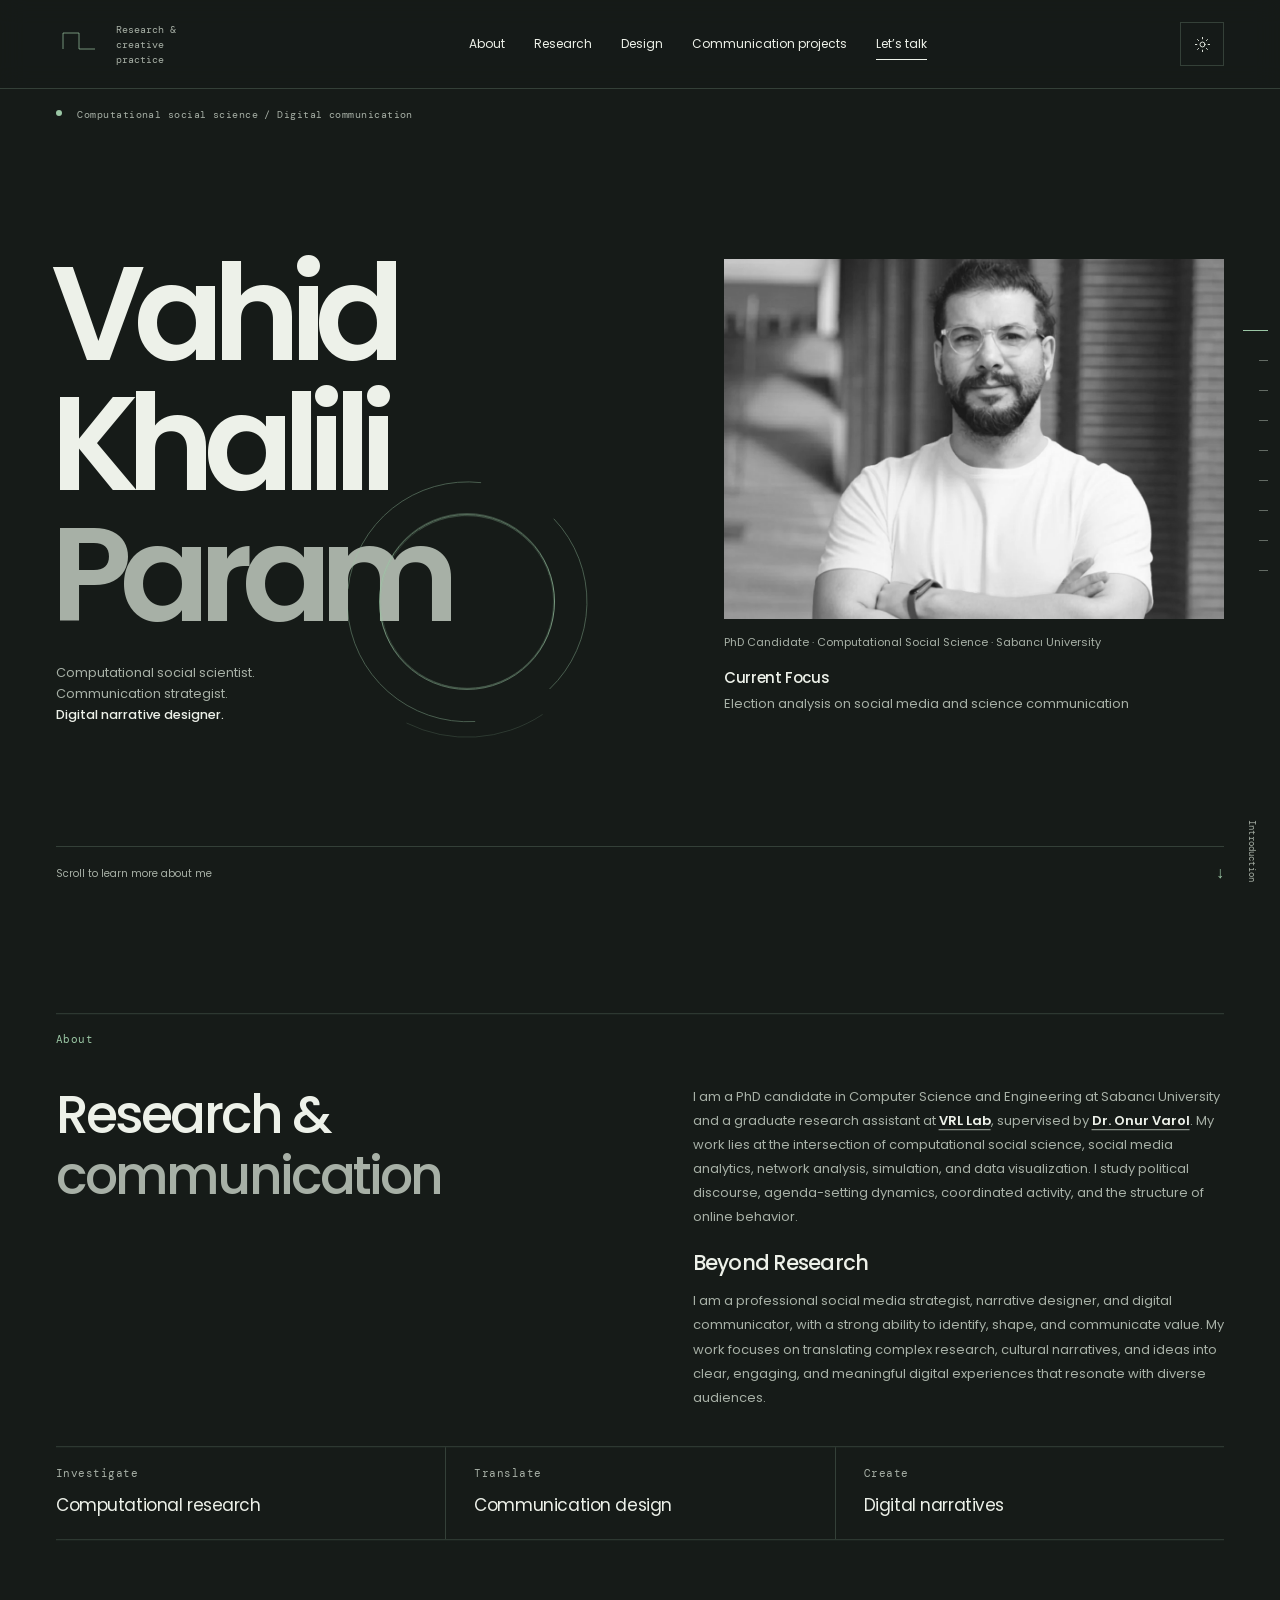
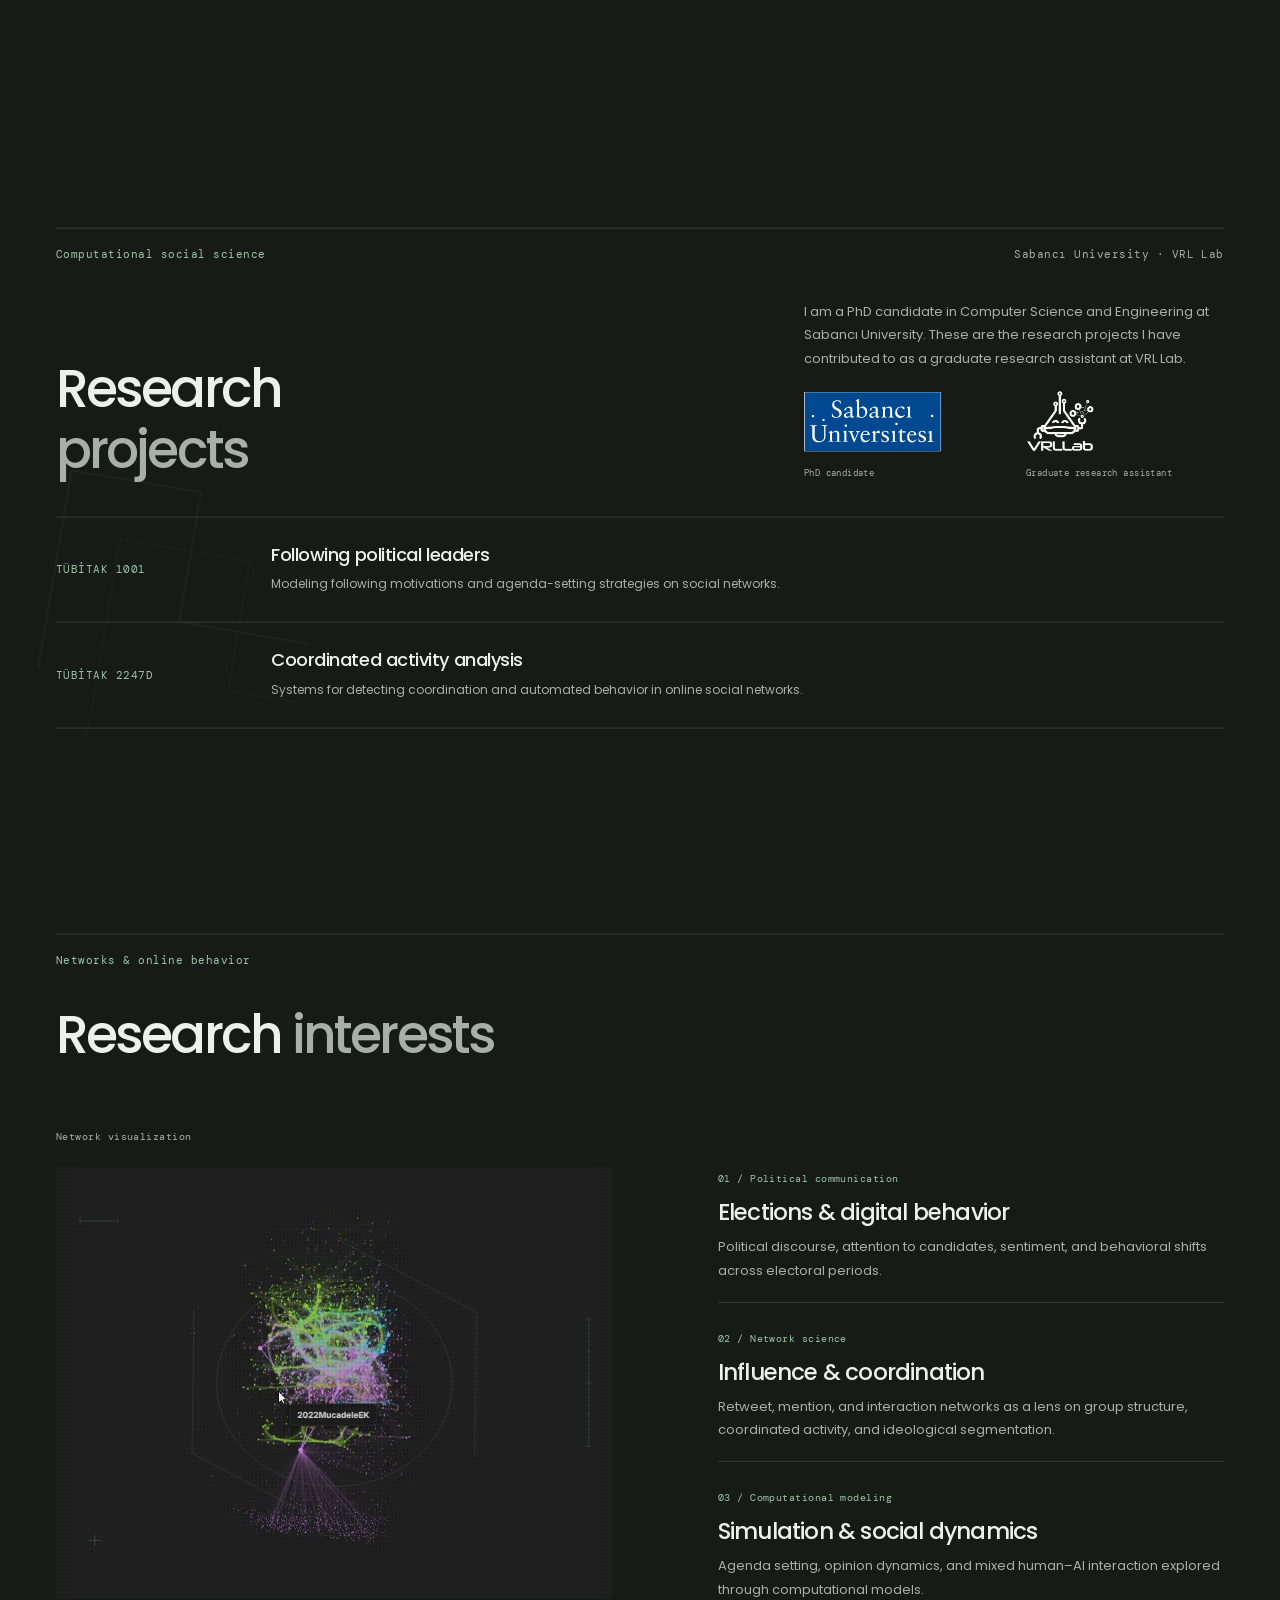
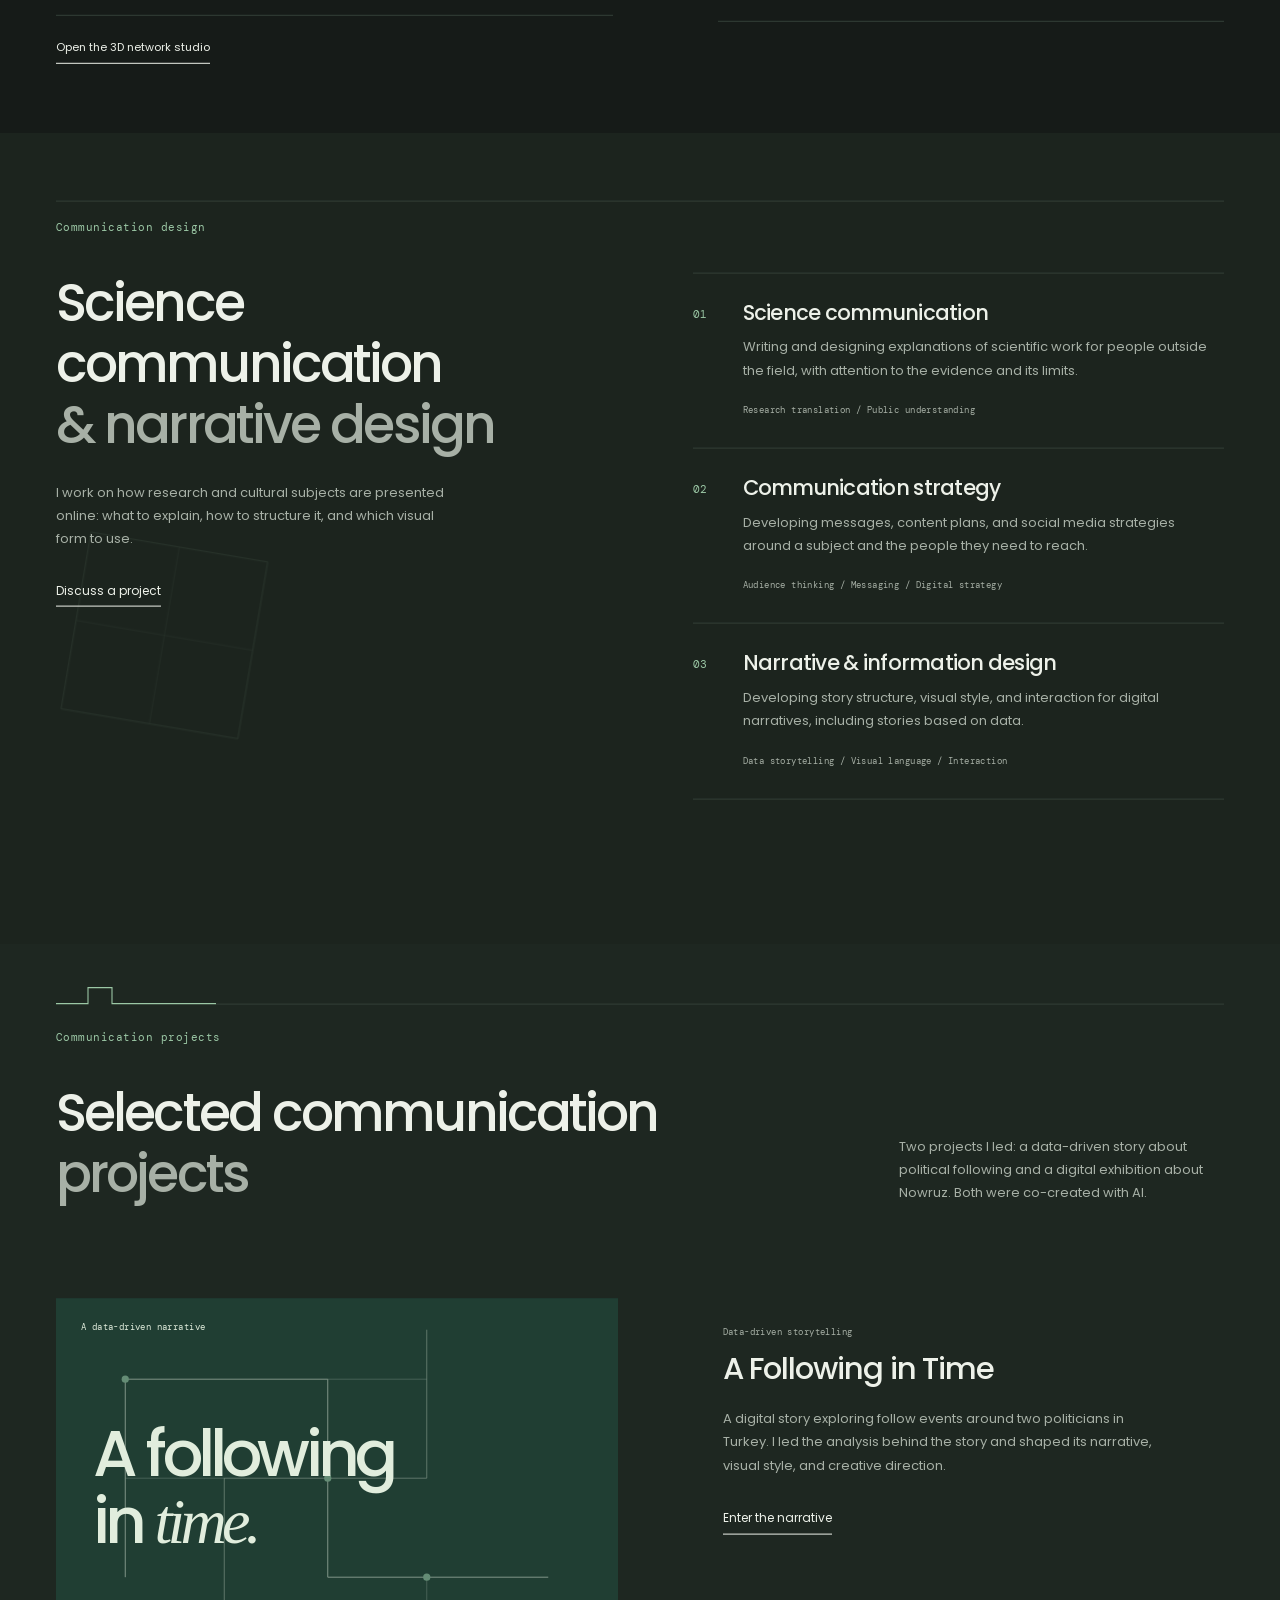
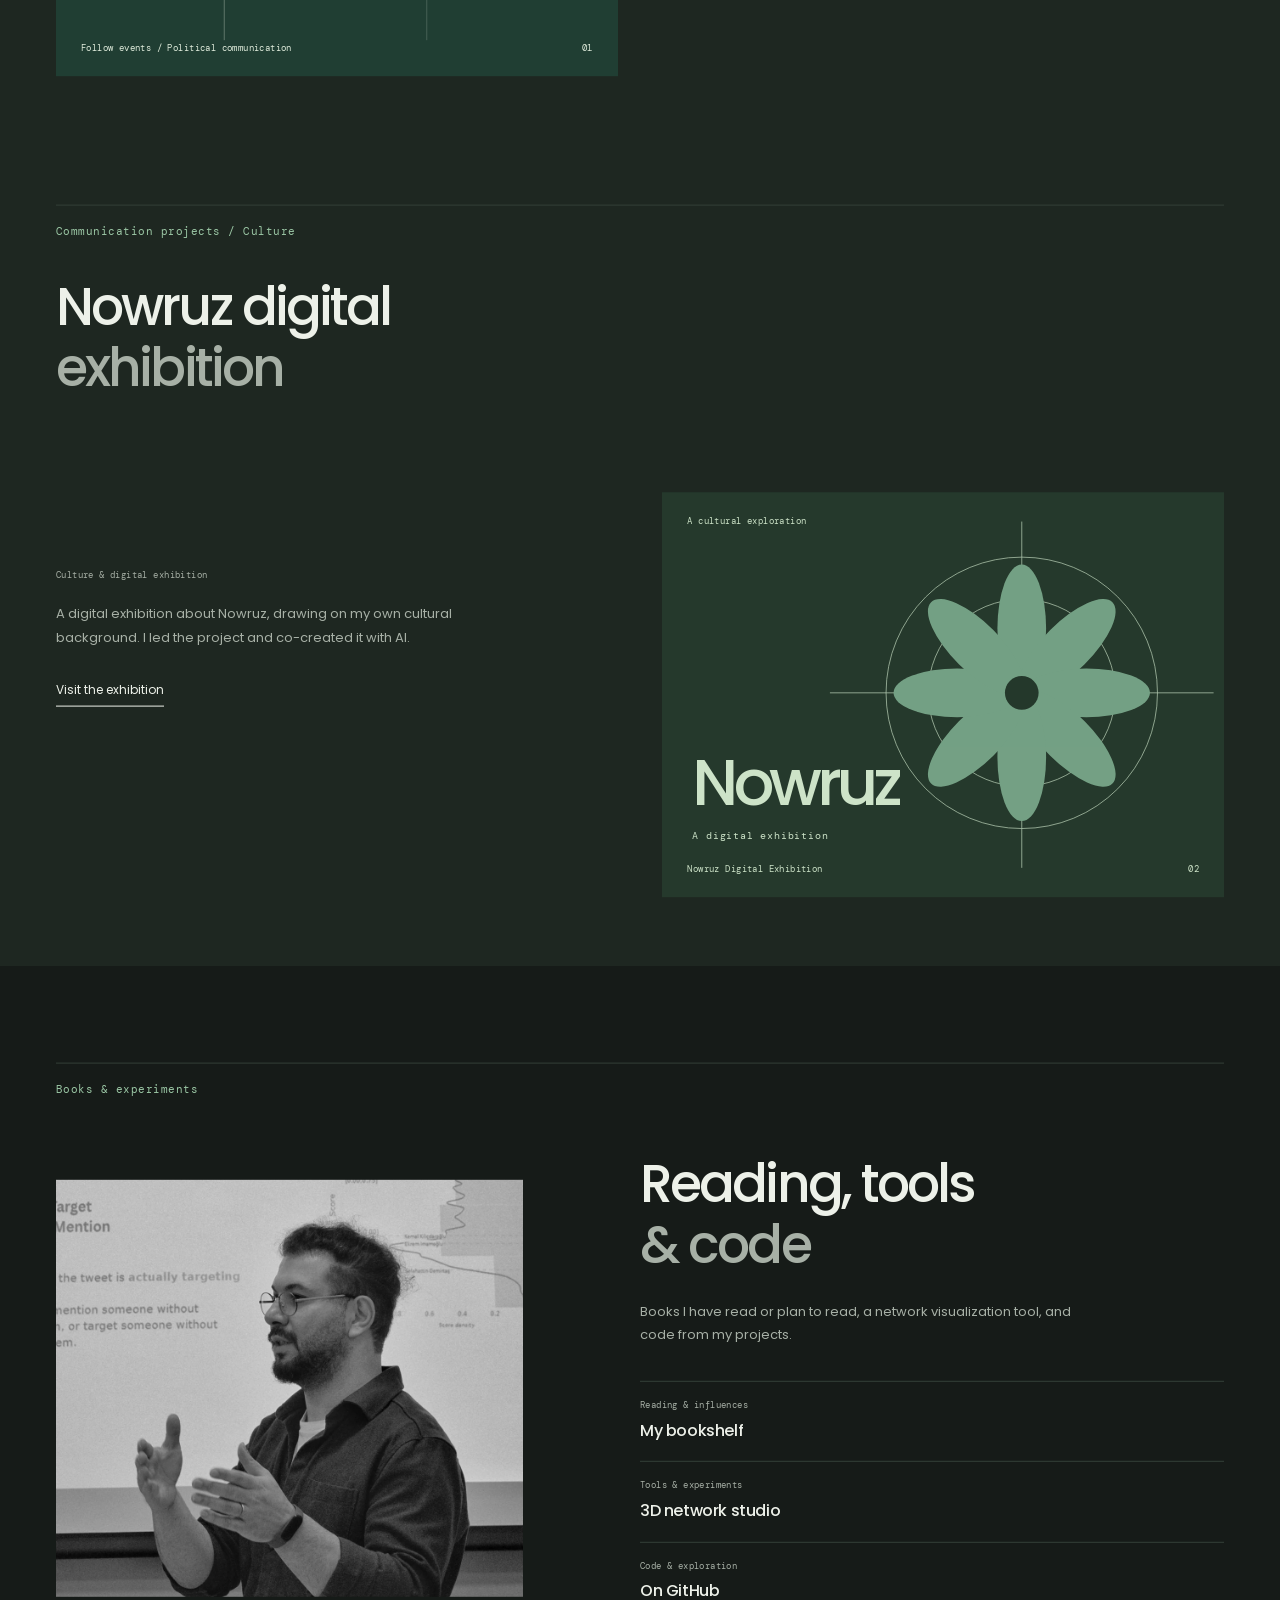
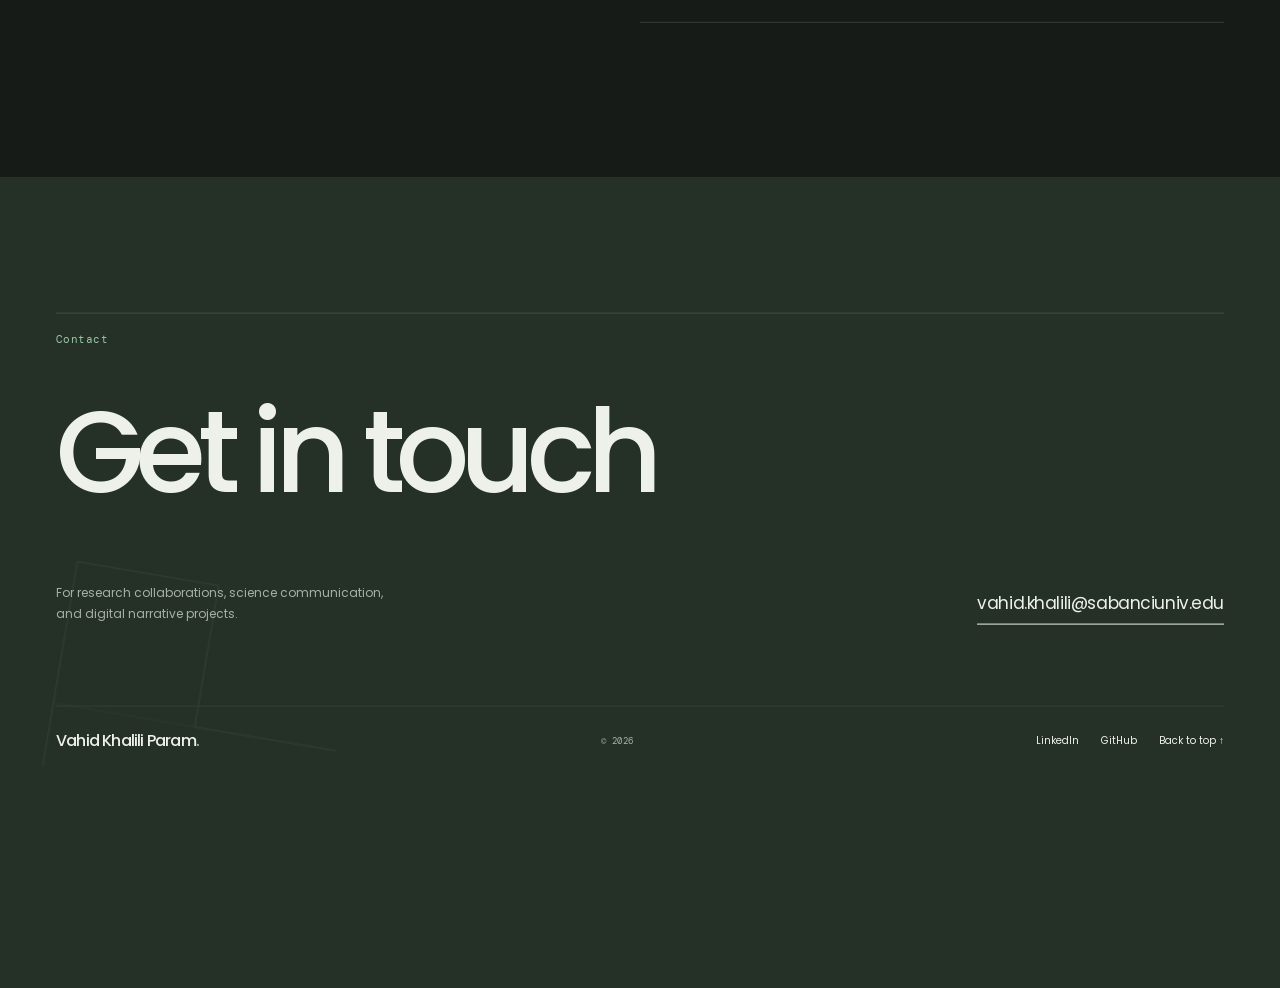
<file: index.html>
<!DOCTYPE html>
<html lang="en" data-theme="dark">
<head>
  <meta charset="UTF-8" />
  <meta name="viewport" content="width=device-width, initial-scale=1.0" />
  <title>Vahid Khalili Param — Research, Communication & Digital Narratives</title>
  <meta name="description" content="Vahid Khalili Param works across computational social science, science communication, and digital narrative design. Explore research, data-driven stories, and cultural projects." />
  <meta name="theme-color" content="#161b18" />
  <script src="theme.js"></script>
  <link rel="canonical" href="https://vahidparam.com/" />
  <meta property="og:type" content="website" />
  <meta property="og:title" content="Vahid Khalili Param — Research & digital narratives" />
  <meta property="og:description" content="Computational social scientist. Communication strategist. Digital narrative designer." />
  <meta property="og:url" content="https://vahidparam.com/" />
  <meta property="og:image" content="https://vahidparam.com/images/portrait.webp" />
  <link rel="icon" href="images/site-icon.svg" type="image/svg+xml" />
  <link rel="preconnect" href="https://fonts.googleapis.com" />
  <link rel="preconnect" href="https://fonts.gstatic.com" crossorigin />
  <link href="https://fonts.googleapis.com/css2?family=DM+Mono:wght@400;500&family=Poppins:wght@400;500;600;700&display=swap" rel="stylesheet" />
  <link rel="stylesheet" href="styles.css" />
  <link rel="stylesheet" href="network.css" />
  <link rel="stylesheet" href="line-language.css" />
  <link rel="stylesheet" href="playful-dot.css" />
  <link rel="stylesheet" href="hero.css" />
  <link rel="stylesheet" href="theme.css" />
  <link rel="stylesheet" href="journey.css" />
  <script src="script.js" defer></script>
  <script src="network.js" defer></script>
  <script src="journey.js" defer></script>
  <script src="playful-dot.js" defer></script>
  <script src="hero.js" defer></script>
</head>
<body class="home-page">
  <a class="skip-link" href="#main">Skip to content</a>
  <header class="topbar">
    <div class="container nav">
      <a href="#home" class="brand" aria-label="Vahid Khalili Param, home"><svg class="brand-logo" viewBox="0 0 96 96" aria-hidden="true" width="48" height="48"><path d="M14 58V26h32v32h32" fill="none" stroke="currentColor" stroke-width="1.4" /></svg><span class="brand-note">Research & creative practice</span></a>
      <div class="nav-controls"><button class="theme-toggle" type="button" aria-label="Dark theme" aria-pressed="true" title="Switch to light theme" hidden>
        <svg class="theme-icon theme-icon-moon" viewBox="0 0 24 24" aria-hidden="true"><path d="M20 14.3A8.3 8.3 0 0 1 9.7 4 8.3 8.3 0 1 0 20 14.3Z" /></svg>
        <svg class="theme-icon theme-icon-sun" viewBox="0 0 24 24" aria-hidden="true"><circle cx="12" cy="12" r="3.5" /><path d="M12 2v2m0 16v2M2 12h2m16 0h2M5 5l1.5 1.5m11 11L19 19M5 19l1.5-1.5m11-11L19 5" /></svg>
      </button><button class="menu-toggle" aria-expanded="false" aria-controls="site-nav" type="button">Menu <span aria-hidden="true">+</span></button></div>
      <nav id="site-nav" aria-label="Main navigation">
        <a href="#about">About</a><a href="#research">Research</a><a href="#communication">Design</a><a href="#narratives">Communication projects</a><a class="nav-contact" href="#contact">Let’s talk</a>
      </nav>
    </div>
  </header>
  <main id="main">
    <section id="home" class="hero container scene" aria-labelledby="hero-name" data-chapter="Introduction">
      <div class="hero-top micro"><span><span class="status-dot"></span> Computational social science / Digital communication</span></div>
      <div class="hero-grid">
        <div class="hero-identity">
          <h1 id="hero-name"><span class="name-first">Vah<span data-dot-source>i</span>d</span><span>Khalili</span><span class="name-last"><span class="dot-word">Param<span class="name-period dot-anchor" data-dot-anchor="home" aria-hidden="true">.</span></span></span></h1>
          <div class="hero-roles"><p>Computational social scientist.<br />Communication strategist.<br /><strong>Digital narrative designer.</strong></p></div>
        </div>
        <div class="hero-visual" data-depth="visual">
          <figure class="portrait"><img src="images/portrait.webp" alt="Vahid Khalili Param standing with his arms folded" width="1100" height="1100" fetchpriority="high" /></figure>
          <div class="profile-details">
            <p class="profile-affiliation">PhD Candidate · Computational Social Science · Sabancı University</p>
            <h3 class="profile-focus-title">Current Focus</h3>
            <p class="profile-focus">Election analysis on social media and science communication</p>
          </div>
        </div>
      </div>
      <a class="hero-scroll" href="#about">Scroll to learn more about me <span aria-hidden="true">↓</span></a>
    </section>
    <section id="about" class="section scene" data-chapter="About">
<div class="scene-inner container">
      <div class="section-marker micro"><span>About</span></div>
      <div class="about-grid">
        <div><h2>Research &<br /><em><span class="dot-word">communication<span class="dot-anchor" data-dot-anchor="about" aria-hidden="true">.</span></span></em></h2></div>
        <div class="about-copy">
          <p>I am a PhD candidate in Computer Science and Engineering at Sabancı University and a graduate research assistant at <a href="https://varollab.com/index.html" target="_blank" rel="noopener noreferrer"><strong>VRL Lab</strong></a>, supervised by <a href="https://onurvarol.com/" target="_blank" rel="noopener noreferrer"><strong>Dr. Onur Varol</strong></a>. My work lies at the intersection of computational social science, social media analytics, network analysis, simulation, and data visualization. I study political discourse, agenda-setting dynamics, coordinated activity, and the structure of online behavior.</p>
          <h3 class="about-subheading">Beyond Research</h3>
          <p>I am a professional social media strategist, narrative designer, and digital communicator, with a strong ability to identify, shape, and communicate value. My work focuses on translating complex research, cultural narratives, and ideas into clear, engaging, and meaningful digital experiences that resonate with diverse audiences.</p>
        </div>
      </div>
      <div class="practice-index"><a href="#research"><span class="micro">Investigate</span><span>Computational research</span></a><a href="#communication"><span class="micro">Translate</span><span>Communication design</span></a><a href="#narratives"><span class="micro">Create</span><span>Digital narratives</span></a></div>
    
</div>
</section>
    <section id="research" class="section scene" data-chapter="Research projects">
<div class="scene-inner container">
      <div class="section-marker micro"><span>Computational social science</span><a href="https://varollab.com/index.html" target="_blank" rel="noopener noreferrer">Sabancı University · VRL Lab</a></div>
      <div class="section-heading"><h2>Research<br /><em><span class="dot-word">projects<span class="dot-anchor" data-dot-anchor="research" aria-hidden="true">.</span></span></em></h2><div class="research-intro"><p>I am a PhD candidate in Computer Science and Engineering at Sabancı University. These are the research projects I have contributed to as a graduate research assistant at VRL Lab.</p>
      <div class="research-affiliations" aria-label="Research affiliations">
        <a class="research-affiliation" href="https://www.sabanciuniv.edu/en" target="_blank" rel="noopener noreferrer"><img class="affiliation-logo affiliation-logo--sabanci" src="images/sabanci-university.svg" alt="Sabancı University" width="138" height="60" loading="lazy" /><span class="micro">PhD candidate</span></a>
        <a class="research-affiliation" href="https://varollab.com/index.html" target="_blank" rel="noopener noreferrer"><img class="affiliation-logo affiliation-logo--vrl" src="images/vrl-lab.png" alt="VRL Lab" width="1000" height="925" loading="lazy" /><span class="micro">Graduate research assistant</span></a>
      </div>
      </div></div>
      <div class="research-projects"><a class="research-row" href="https://varollab.com/projects/tubitak1001election.html" target="_blank" rel="noopener noreferrer"><span class="micro">TÜBİTAK 1001</span><div><h4>Following political leaders</h4><p>Modeling following motivations and agenda-setting strategies on social networks.</p></div></a><a class="research-row" href="https://varollab.com/projects/tubitak2247d.html" target="_blank" rel="noopener noreferrer"><span class="micro">TÜBİTAK 2247D</span><div><h4>Coordinated activity analysis</h4><p>Systems for detecting coordination and automated behavior in online social networks.</p></div></a></div>
    
</div>
<svg class="scene-geometry" viewBox="0 0 360 360" aria-hidden="true" focusable="false"><g fill="none" stroke="currentColor" stroke-width=".8"><path d="M34 244V44h132v132h132"/><path d="M94 304V104h132v132h72" opacity=".35"/></g></svg></section>
    <section id="interests" class="section network-section scene" data-chapter="Research interests">
<div class="scene-inner container">
      <div class="section-marker micro"><span>Networks & online behavior</span></div>
      <div class="section-heading"><h2 id="interests-heading">Research <em><span class="dot-word">interests<span class="dot-anchor" data-dot-anchor="interests" aria-hidden="true">.</span></span></em></h2></div>
      <div class="research-grid" data-depth="content">
        <figure class="network-exhibit" aria-label="Network visualization">
          <div class="network-heading"><span class="micro">Network visualization</span></div>
          <div class="network-stage">
            <div class="network-film">
            <video class="network-video" width="758" height="628" autoplay muted loop playsinline preload="metadata" poster="images/network-video-poster-175743.webp" aria-label="Recording of a rotating 3D network with colored communities and connected nodes">
              <source src="images/SpinningVideos/Screen%20Recording%202026-11-10%20175743.mp4" type="video/mp4" />
              <a href="images/SpinningVideos/Screen%20Recording%202026-11-10%20175743.mp4">Watch the network visualization video</a>
            </video>
            <span class="network-dot-screen" aria-hidden="true"></span>
            <svg class="network-instrument-lines" viewBox="0 0 832 732" preserveAspectRatio="none" aria-hidden="true" focusable="false">
              <g fill="none" stroke="currentColor" stroke-width=".8" vector-effect="non-scaling-stroke">
                <path d="M36 92h56M36 86v12M92 89v6M796 258v216M791 258h10M793 312h6M791 366h10M793 420h6M791 474h10" opacity=".45" />
                <path d="M49 633h18M58 624v18" opacity=".65" />
              </g>
              <g class="network-shared-geometry" transform="translate(416 366)">
                <circle r="176" />
                <path class="network-pattern-outline" d="M-244 122V-244H85V-85H244V244" />
                <path class="network-pattern-detail" d="M-122 244V-122H159" opacity=".45" />
              </g>
            </svg>
            </div>
          </div>
          <figcaption><a class="text-link" href="https://vahidparam.com/3Dnetwork_studio/" target="_blank" rel="noopener noreferrer">Open the 3D network studio</a></figcaption>
        </figure>
        <div class="research-themes" aria-labelledby="interests-heading"><article><span class="micro">01 / Political communication</span><h4>Elections & digital behavior</h4><p>Political discourse, attention to candidates, sentiment, and behavioral shifts across electoral periods.</p></article><article><span class="micro">02 / Network science</span><h4>Influence & coordination</h4><p>Retweet, mention, and interaction networks as a lens on group structure, coordinated activity, and ideological segmentation.</p></article><article><span class="micro">03 / Computational modeling</span><h4>Simulation & social dynamics</h4><p>Agenda setting, opinion dynamics, and mixed human–AI interaction explored through computational models.</p></article></div>
      </div>
    
</div>
</section>
    <section id="communication" class="section communication-section scene" data-chapter="Communication design">
      <div class="container scene-inner"><div class="section-marker micro"><span>Communication design</span></div>
        <div class="communication-grid"><div class="communication-intro"><h2>Science communication<br /><em>& narrative <span class="dot-word">design<span class="dot-anchor" data-dot-anchor="communication" aria-hidden="true">.</span></span></em></h2><p>I work on how research and cultural subjects are presented online: what to explain, how to structure it, and which visual form to use.</p><a class="text-link" href="mailto:vahid.khalili@sabanciuniv.edu">Discuss a project</a></div>
        <div class="services"><article><span class="micro">01</span><div><h3>Science communication</h3><p>Writing and designing explanations of scientific work for people outside the field, with attention to the evidence and its limits.</p><span class="service-tags micro">Research translation / Public understanding</span></div></article><article><span class="micro">02</span><div><h3>Communication strategy</h3><p>Developing messages, content plans, and social media strategies around a subject and the people they need to reach.</p><span class="service-tags micro">Audience thinking / Messaging / Digital strategy</span></div></article><article><span class="micro">03</span><div><h3>Narrative & information design</h3><p>Developing story structure, visual style, and interaction for digital narratives, including stories based on data.</p><span class="service-tags micro">Data storytelling / Visual language / Interaction</span></div></article></div></div>
      </div>
    <svg class="scene-geometry" viewBox="0 0 360 360" aria-hidden="true" focusable="false"><g fill="none" stroke="currentColor" stroke-width=".8"><path d="M60 260V80h180v180H60Z"/><path d="M60 170h90V80M150 260v-90h90" opacity=".45"/></g></svg></section>
<section id="narratives" class="section portfolio-section scene" data-chapter="A Following in Time">
<div class="scene-inner container">
<div class="section-marker section-marker--motif micro"><svg class="line-motif section-path" viewBox="0 0 160 32" aria-hidden="true" focusable="false"><use href="images/line-patterns.svg#divider" /></svg><span>Communication projects</span></div>
        <div class="section-heading"><h2>Selected communication<br /><em><span class="dot-word">projects<span class="dot-anchor" data-dot-anchor="narratives" aria-hidden="true">.</span></span></em></h2><p>Two projects I led: a data-driven story about political following and a digital exhibition about Nowruz. Both were co-created with AI.</p></div>
<article class="portfolio-project project-layout"><div class="project-visual" data-depth="visual"><a class="project-art following-art" href="https://vahidparam.com/a-following-in-time/" target="_blank" rel="noopener noreferrer" aria-label="Explore A Following in Time (opens in a new tab)">
              <div class="art-top micro"><span>A data-driven narrative</span></div>
              <svg class="time-orbits" viewBox="0 0 600 420" aria-hidden="true"><g fill="none" stroke="currentColor" stroke-width="1.1"><path d="M65 310V90h225v220h245"/><path d="M175 380V200h225V35" opacity=".65"/><path d="M65 200h110M290 90h110M400 310v70" opacity=".4"/></g><g fill="#a7d9b7"><circle cx="65" cy="90" r="4"/><circle cx="290" cy="200" r="4"/><circle cx="400" cy="310" r="4"/></g></svg>
              <div class="cover-title">A following<br />in <span>time.</span></div><div class="art-bottom micro"><span>Follow events / Political communication</span><span>01</span></div>
            </a></div><div class="project-copy"><div class="project-meta micro"><span>Data-driven storytelling</span></div>
            <h3><a href="https://vahidparam.com/a-following-in-time/" target="_blank" rel="noopener noreferrer">A Following in Time</a></h3>
            <p>A digital story exploring follow events around two politicians in Turkey. I led the analysis behind the story and shaped its narrative, visual style, and creative direction.</p>
            <a class="text-link" href="https://vahidparam.com/a-following-in-time/" target="_blank" rel="noopener noreferrer">Enter the narrative</a></div></article>

</div>
</section>
<section id="nowruz" class="section portfolio-section nowruz-section scene" data-chapter="Nowruz exhibition">
<div class="scene-inner container">
<div class="section-marker micro"><span>Communication projects / Culture</span></div>
<div class="section-heading"><h2>Nowruz digital<br /><em><span class="dot-word">exhibition<span class="dot-anchor" data-dot-anchor="nowruz" aria-hidden="true">.</span></span></em></h2></div>
<article class="portfolio-project project-layout"><div class="project-visual" data-depth="visual"><a class="project-art nowruz-art" href="https://vahidparam.com/nowruz-digital-exhibition/" target="_blank" rel="noopener noreferrer" aria-label="Visit Nowruz Digital Exhibition (opens in a new tab)">
              <div class="art-top micro"><span>A cultural exploration</span></div>
              <svg class="nowruz-flower" viewBox="0 0 600 420" aria-hidden="true"><g fill="none" stroke="currentColor" stroke-width="0.8"><circle cx="300" cy="208" r="145"/><circle cx="300" cy="208" r="100"/><path d="M95 208H505M300 25V395"/></g><g fill="var(--nowruz-petal, #32735b)" transform="translate(300 208)"><ellipse cx="0" cy="-69" rx="26" ry="68"/><ellipse cx="0" cy="-69" rx="26" ry="68" transform="rotate(45)"/><ellipse cx="0" cy="-69" rx="26" ry="68" transform="rotate(90)"/><ellipse cx="0" cy="-69" rx="26" ry="68" transform="rotate(135)"/><ellipse cx="0" cy="-69" rx="26" ry="68" transform="rotate(180)"/><ellipse cx="0" cy="-69" rx="26" ry="68" transform="rotate(225)"/><ellipse cx="0" cy="-69" rx="26" ry="68" transform="rotate(270)"/><ellipse cx="0" cy="-69" rx="26" ry="68" transform="rotate(315)"/><circle r="18" fill="var(--nowruz-center, #e5ebe0)"/></g></svg>
              <div class="cover-title">Nowruz<span class="cover-subtitle">A digital exhibition</span></div><div class="art-bottom micro"><span>Nowruz Digital Exhibition</span><span>02</span></div>
            </a></div><div class="project-copy"><div class="project-meta micro"><span>Culture & digital exhibition</span></div>
            
            <p>A digital exhibition about Nowruz, drawing on my own cultural background. I led the project and co-created it with AI.</p>
            <a class="text-link" href="https://vahidparam.com/nowruz-digital-exhibition/" target="_blank" rel="noopener noreferrer">Visit the exhibition</a></div></article>

</div>
</section>
    <section id="studio" class="section studio-section scene" aria-labelledby="studio-heading" data-chapter="Reading & tools">
<div class="scene-inner container"><div class="section-marker micro"><span>Books & experiments</span></div><div class="studio-grid" data-depth="content"><img src="images/research-portrait.webp" alt="Vahid presenting research in front of a projected data analysis" width="1100" height="1213" loading="lazy" /><div><h2 id="studio-heading">Reading, tools<br /><em>& <span class="dot-word">code<span class="dot-anchor" data-dot-anchor="studio" aria-hidden="true">.</span></span></em></h2><p>Books I have read or plan to read, a network visualization tool, and code from my projects.</p><a class="studio-link" href="bookshelf/"><span><span class="micro">Reading & influences</span><strong>My bookshelf</strong></span></a><a class="studio-link" href="https://vahidparam.com/3Dnetwork_studio/" target="_blank" rel="noopener noreferrer"><span><span class="micro">Tools & experiments</span><strong>3D network studio</strong></span></a><a class="studio-link" href="https://github.com/vahidparam" target="_blank" rel="noopener noreferrer"><span><span class="micro">Code & exploration</span><strong>On GitHub</strong></span></a></div></div>
</div>
</section>
    <section id="contact" class="contact-section scene" data-chapter="Contact"><div class="container scene-inner"><div class="section-marker micro"><span>Contact</span></div><div class="contact-heading"><h2>Get in <span class="dot-word">touch<span class="name-period dot-anchor" data-dot-anchor="contact" aria-hidden="true">.</span></span></h2></div><div class="contact-bottom"><p>For research collaborations, science communication,<br />and digital narrative projects.</p><a class="email-link" href="mailto:vahid.khalili@sabanciuniv.edu">vahid.khalili@sabanciuniv.edu</a></div>  <footer class="site-footer"><a class="footer-name" href="#home">Vahid Khalili Param<span>.</span></a><span class="micro">© <span id="year">2026</span></span><div><a href="https://www.linkedin.com/in/vahidkhaliliparam/" target="_blank" rel="noopener noreferrer">LinkedIn</a><a href="https://github.com/vahidparam" target="_blank" rel="noopener noreferrer">GitHub</a><a href="#home">Back to top ↑</a></div></footer></div><svg class="scene-geometry" viewBox="0 0 360 360" aria-hidden="true" focusable="false"><g fill="none" stroke="currentColor" stroke-width=".8"><path d="M44 276V68h144v144h144"/><path d="M44 212h144" opacity=".35"/></g></svg></section>
  </main>

</body>
</html>
</file>
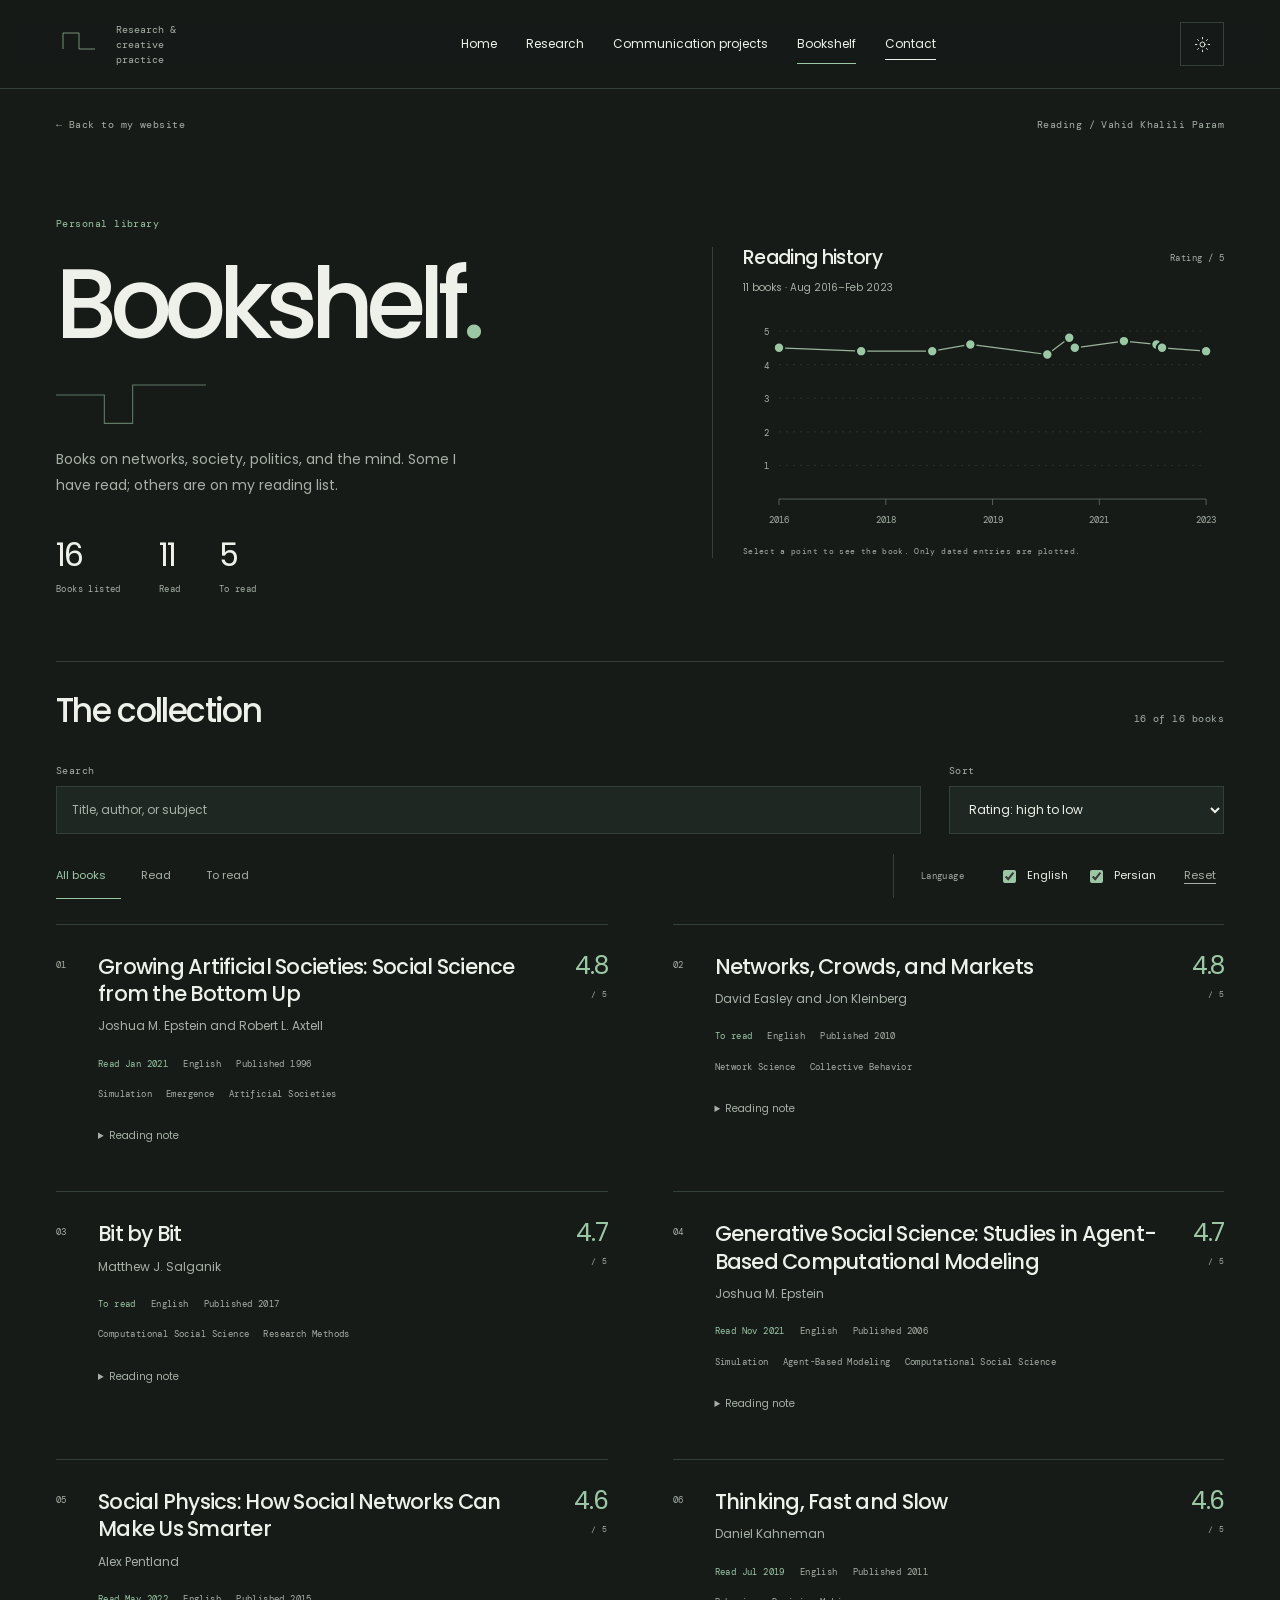
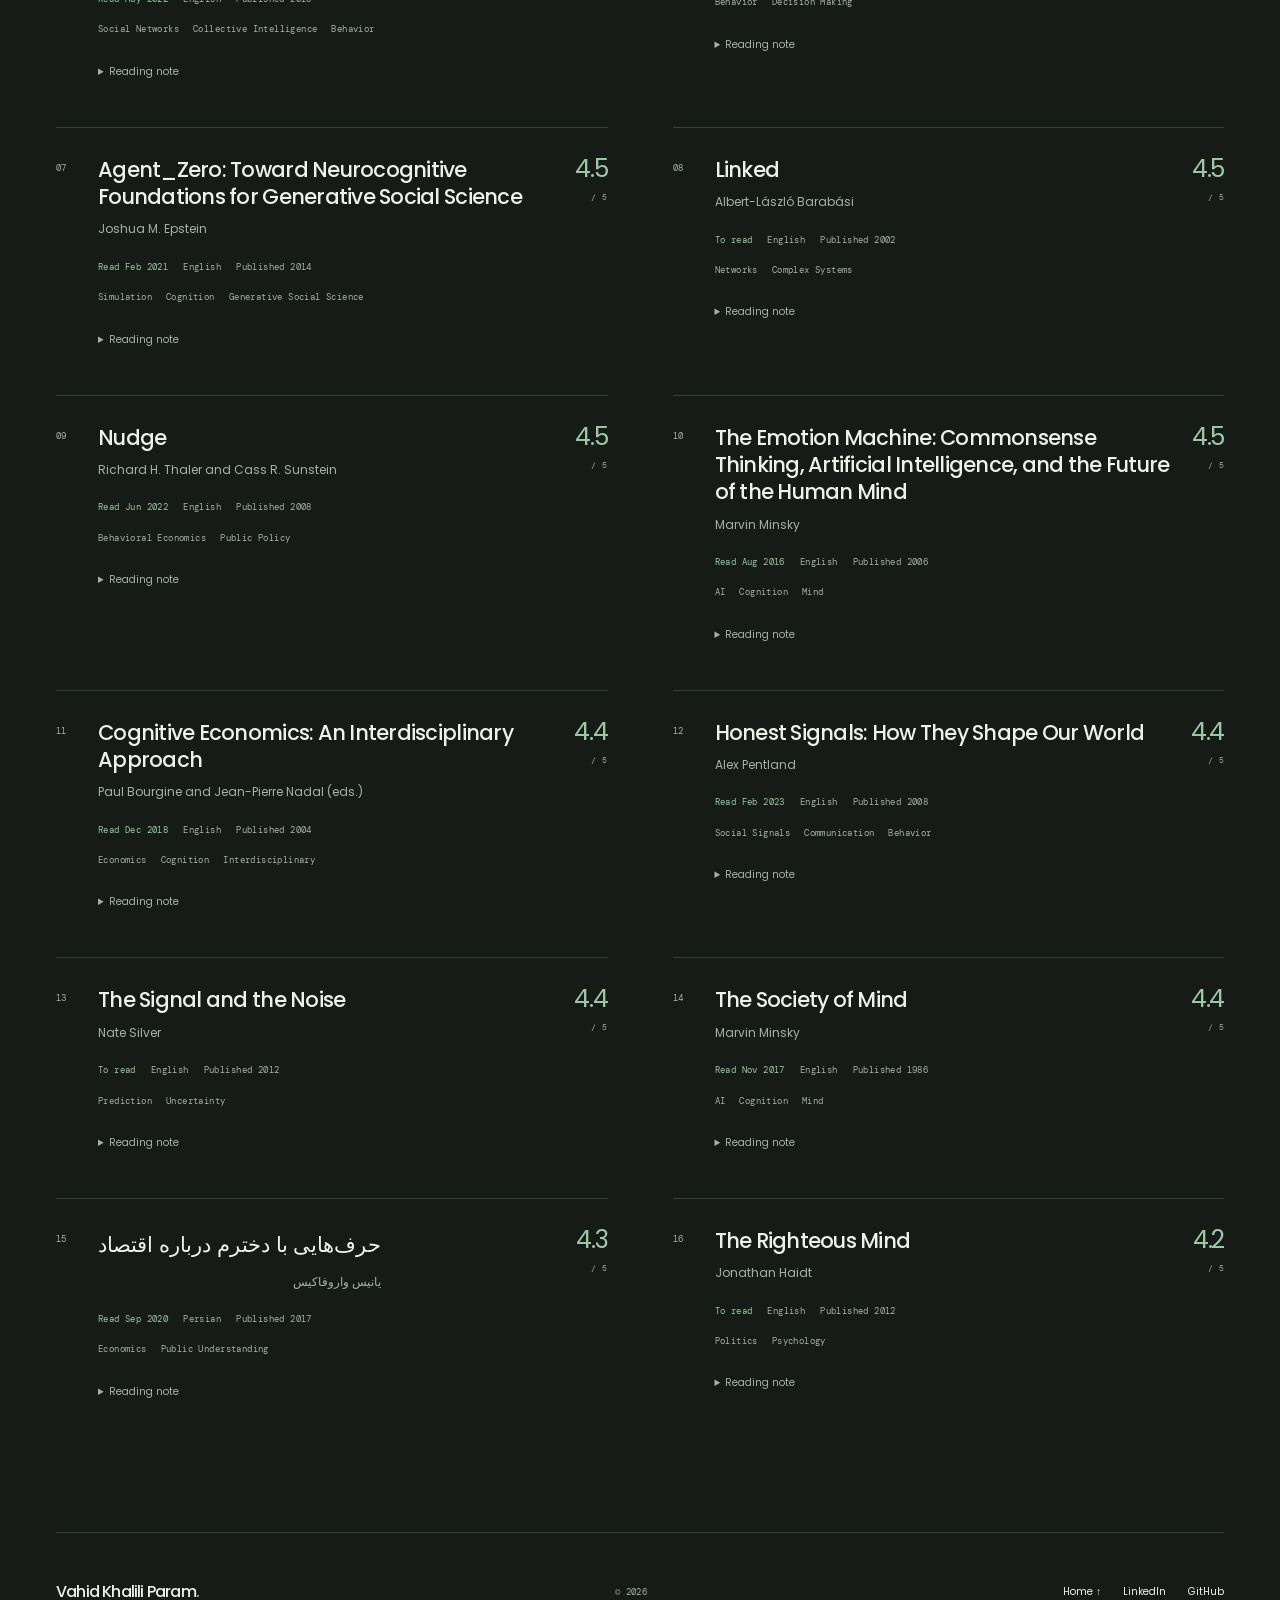
<file: bookshelf/index.html>
﻿<!DOCTYPE html>
<html lang="en" data-theme="dark">
<head>
  <meta charset="UTF-8" />
  <meta name="viewport" content="width=device-width, initial-scale=1.0" />
  <title>Bookshelf — Vahid Khalili Param</title>
  <meta name="description" content="Books read and to read by Vahid Khalili Param, with notes on networks, society, politics, cognition, and computational social science." />
  <meta name="theme-color" content="#161b18" />
  <script src="../theme.js"></script>
  <link rel="canonical" href="https://vahidparam.com/bookshelf/" />
  <link rel="icon" href="../images/site-icon.svg" type="image/svg+xml" />
  <link rel="preconnect" href="https://fonts.googleapis.com" />
  <link rel="preconnect" href="https://fonts.gstatic.com" crossorigin />
  <link href="https://fonts.googleapis.com/css2?family=DM+Mono:wght@400;500&family=Poppins:wght@400;500;600;700&display=swap" rel="stylesheet" />
  <link rel="stylesheet" href="../styles.css" />
  <link rel="stylesheet" href="bookshelf.css" />
  <link rel="stylesheet" href="../line-language.css" />
  <link rel="stylesheet" href="../theme.css" />
  <script src="../script.js" defer></script>
  <script src="books-visualization.js" defer></script>
  <script src="bookshelf.js" defer></script>
</head>
<body>
  <a class="skip-link" href="#main">Skip to books</a>
  <header class="topbar">
    <div class="container nav">
      <a href="../" class="brand" aria-label="Vahid Khalili Param, home"><svg class="brand-logo" viewBox="0 0 96 96" aria-hidden="true" width="48" height="48"><path d="M14 58V26h32v32h32" fill="none" stroke="currentColor" stroke-width="1.4" /></svg><span class="brand-note">Research & creative practice</span></a>
      <div class="nav-controls"><button class="theme-toggle" type="button" aria-label="Dark theme" aria-pressed="true" title="Switch to light theme" hidden>
        <svg class="theme-icon theme-icon-moon" viewBox="0 0 24 24" aria-hidden="true"><path d="M20 14.3A8.3 8.3 0 0 1 9.7 4 8.3 8.3 0 1 0 20 14.3Z" /></svg>
        <svg class="theme-icon theme-icon-sun" viewBox="0 0 24 24" aria-hidden="true"><circle cx="12" cy="12" r="3.5" /><path d="M12 2v2m0 16v2M2 12h2m16 0h2M5 5l1.5 1.5m11 11L19 19M5 19l1.5-1.5m11-11L19 5" /></svg>
      </button><button class="menu-toggle" aria-expanded="false" aria-controls="site-nav" type="button">Menu <span aria-hidden="true">+</span></button></div>
      <nav id="site-nav" aria-label="Main navigation"><a href="../">Home</a><a href="../#research">Research</a><a href="../#narratives">Communication projects</a><a href="./" class="active" aria-current="page">Bookshelf</a><a class="nav-contact" href="../#contact">Contact</a></nav>
    </div>
  </header>
  <main id="main" class="bookshelf-main container">
    <div class="shelf-top micro"><a href="../">← Back to my website</a><span>Reading / Vahid Khalili Param</span></div>
    <section class="shelf-intro" aria-labelledby="shelf-title">
      <div class="shelf-intro-copy"><span class="micro shelf-eyebrow">Personal library</span><h1 id="shelf-title">Bookshelf<span>.</span></h1><svg class="line-motif shelf-line-path" viewBox="0 0 180 64" aria-hidden="true" focusable="false"><use href="../images/line-patterns.svg#bookmark" /></svg><p>Books on networks, society, politics, and the mind. Some I have read; others are on my reading list.</p><div class="shelf-stats"><div><strong id="total-books">—</strong><span class="micro">Books listed</span></div><div><strong id="read-books">—</strong><span class="micro">Read</span></div><div><strong id="planned-books">—</strong><span class="micro">To read</span></div></div></div>
      <div class="reading-viz">
        <div class="reading-viz-head"><h2>Reading history</h2><span class="micro">Rating / 5</span></div>
        <p id="reading-timeline-meta" class="timeline-meta">Loading reading dates…</p>
        <div class="timeline-wrap"><div id="reading-timeline" class="timeline-chart"></div><div id="timeline-tooltip" class="timeline-tooltip" hidden></div></div>
        <p class="timeline-help micro">Select a point to see the book. Only dated entries are plotted.</p>
      </div>
    </section>
    <section class="shelf-collection" aria-labelledby="collection-title">
      <div class="collection-head"><h2 id="collection-title">The collection</h2><span id="results-count" class="micro" role="status" aria-live="polite"></span></div>
      <div class="shelf-controls">
        <div class="search-field"><label for="search-input" class="micro">Search</label><input id="search-input" type="search" placeholder="Title, author, or subject" autocomplete="off" /></div>
        <div class="sort-field"><label for="sort-select" class="micro">Sort</label><select id="sort-select"><option value="rating-desc">Rating: high to low</option><option value="rating-asc">Rating: low to high</option><option value="title-asc">Title: A–Z</option><option value="title-desc">Title: Z–A</option><option value="date-desc">Most recently read</option></select></div>
      </div>
      <div class="shelf-filters"><div class="status-filters" role="group" aria-label="Reading status"><button type="button" data-status="all" aria-pressed="true">All books</button><button type="button" data-status="read" aria-pressed="false">Read</button><button type="button" data-status="planned" aria-pressed="false">To read</button></div><fieldset class="language-filters"><legend class="micro">Language</legend><label><input type="checkbox" class="language-checkbox" value="English" checked /> English</label><label><input type="checkbox" class="language-checkbox" value="Persian" checked /> Persian</label></fieldset><button type="button" id="reset-filters" class="reset-filters">Reset</button></div>
      <div id="books-grid" class="books-grid" aria-busy="true"><p class="empty-state">Loading books…</p></div>
      <noscript><p class="empty-state">Enable JavaScript to load and search the book list.</p></noscript>
    </section>
  </main>
  <footer class="container"><a class="footer-name" href="../">Vahid Khalili Param<span>.</span></a><span class="micro">© <span id="year">2026</span></span><div><a href="../">Home ↑</a><a href="https://www.linkedin.com/in/vahidkhaliliparam/" target="_blank" rel="noopener noreferrer">LinkedIn</a><a href="https://github.com/vahidparam" target="_blank" rel="noopener noreferrer">GitHub</a></div></footer>
</body>
</html>
</file>
<file: styles.css>
:root{--paper:#fff;--ink:#232522;--muted:#686a65;--line:#dedfd9;--accent:#285c4d;--soft:#f5f5f0;--mono:'DM Mono',monospace;--sans:'Poppins',Arial,sans-serif;--max:1280px}
*{box-sizing:border-box}html{scroll-behavior:smooth;scroll-padding-top:95px}body{margin:0;background:var(--paper);color:var(--ink);font-family:var(--sans);font-size:15px;line-height:1.8}::selection{background:#dce9df}a{color:inherit;text-decoration:none}button{font:inherit}img{display:block;max-width:100%}figure,p,h1,h2,h3,h4{margin:0}p+p{margin-top:20px}h1,h2,h3,h4{font-weight:500;line-height:1.16}h2{font-size:clamp(34px,4.1vw,55px);letter-spacing:-.055em}h2 em{font-style:normal;color:var(--muted)}h3{font-size:23px;letter-spacing:-.035em}a,button{-webkit-tap-highlight-color:transparent}a:focus-visible,button:focus-visible{outline:2px solid var(--accent);outline-offset:7px}a:hover{color:var(--accent)}.container{width:min(var(--max),calc(100% - 112px));margin-inline:auto}.micro{font:11px/1.6 var(--mono);letter-spacing:.045em}.skip-link{position:fixed;top:-60px;left:20px;padding:10px 20px;background:var(--ink);color:#fff;z-index:100}.skip-link:focus{top:10px}.topbar{position:sticky;top:0;background:#fffffff5;z-index:20;border-bottom:1px solid var(--line);backdrop-filter:blur(12px)}.nav{height:88px;display:flex;align-items:center;justify-content:space-between;gap:25px}.brand{font-size:33px;font-weight:600;letter-spacing:-.09em;display:flex;align-items:center}.brand-dot{color:var(--accent)}.brand-note{font:10px/1.5 var(--mono);letter-spacing:0;max-width:100px;margin-left:22px;color:var(--muted)}nav{display:flex;align-items:center;gap:29px;font-size:12px}nav a{position:relative}nav a.active:after{content:'';position:absolute;bottom:-9px;left:0;right:0;height:1px;background:var(--accent)}.nav-contact{border-bottom:1px solid var(--ink);padding:5px 0}.menu-toggle{display:none}.hero-top{display:flex;justify-content:space-between;color:var(--muted);padding-top:28px}.status-dot{display:inline-block;width:6px;height:6px;background:var(--accent);border-radius:50%;margin-right:9px;vertical-align:2px}.hero-grid{display:grid;grid-template-columns:1.2fr 1fr;gap:8%;padding:52px 0 42px}.hero-identity h1{font-size:clamp(80px,10.4vw,148px);letter-spacing:-.085em;font-weight:600;line-height:.98;margin-left:-7px}.hero-identity h1>span{display:block}.name-last{color:var(--muted)}.name-period{color:var(--accent)}.hero-roles{display:flex;justify-content:space-between;align-items:center;margin-top:34px;max-width:445px}.hero-roles p{font-size:14px;line-height:1.8;color:var(--muted)}.hero-roles strong{font-weight:500;color:var(--ink)}.hero-visual{padding-top:9px;max-width:420px;justify-self:end;width:100%}.portrait{position:relative}.portrait:before,.portrait:after{position:absolute;content:'+';font:18px var(--mono);color:var(--accent);z-index:1}.portrait:before{top:-17px;left:-20px}.portrait:after{bottom:23px;right:-20px}.portrait img{width:100%;aspect-ratio:1.12;height:auto;object-fit:cover;object-position:center 30%;filter:grayscale(1);background:var(--soft)}.portrait figcaption{display:flex;justify-content:space-between;color:var(--muted);padding-top:9px;font-size:9px}.text-link{font-size:12px;display:inline-flex;align-items:center;justify-content:space-between;gap:25px;border-bottom:1px solid var(--ink);padding-bottom:5px;width:fit-content}.section{padding-top:100px;padding-bottom:100px}.section-marker{display:flex;justify-content:space-between;gap:20px;border-top:1px solid var(--line);padding-top:17px;color:var(--muted);margin-bottom:55px}.section-marker>span:first-child{color:var(--accent)}.about-grid{display:grid;grid-template-columns:1fr 1fr;gap:9%}.about-copy{color:var(--muted);font-size:13px}.about-copy .intro{font-size:19px;line-height:1.7;letter-spacing:-.025em;color:var(--ink)}.about-copy a{text-decoration:underline;text-underline-offset:4px}.practice-index{display:grid;grid-template-columns:repeat(3,1fr);border-block:1px solid var(--line);margin-top:65px}.practice-index a{padding:27px 22px 27px 0}.practice-index a+a{padding-left:28px;border-left:1px solid var(--line)}.practice-index .micro{display:block;color:var(--muted);margin-bottom:17px}.practice-index a>span:last-child{display:flex;justify-content:space-between;gap:10px;font-size:17px;letter-spacing:-.025em}.portfolio-section{background:var(--soft)}.section-heading{display:flex;justify-content:space-between;align-items:end;gap:45px;margin-bottom:52px}.section-heading>p{max-width:325px;color:var(--muted);font-size:13px}.portfolio-grid{display:grid;grid-template-columns:1fr 1fr;gap:40px}.project-art{display:block;position:relative;aspect-ratio:1.23;overflow:hidden;padding:25px;isolation:isolate;transition:transform .3s}.project-art:hover{transform:translateY(-5px)}.following-art{background:#1f312e;color:#e2e7da}.following-art:hover{color:#fff}.art-top,.art-bottom{position:absolute;left:25px;right:25px;display:flex;justify-content:space-between;gap:12px;z-index:2;font-size:9px}.art-top{top:22px}.art-bottom{bottom:20px}.time-orbits,.nowruz-flower{position:absolute;width:100%;height:100%;inset:0;transition:transform .8s}.time-orbits{opacity:.5}.project-art:hover .time-orbits{transform:rotate(-8deg) scale(1.05)}.cover-title{position:absolute;z-index:1;top:50%;left:37px;transform:translateY(-50%);font-size:clamp(40px,5vw,70px);font-weight:500;letter-spacing:-.075em;line-height:1.05}.following-art .cover-title>span{font-family:Georgia,serif;font-style:italic;font-weight:400}.nowruz-art{background:#e5ebe0;color:#244f40}.nowruz-art:hover{color:#244f40}.nowruz-flower{left:14%;width:100%;opacity:.85}.nowruz-art:hover .nowruz-flower{transform:rotate(30deg)}.nowruz-art .cover-title{top:auto;bottom:55px;transform:none;left:30px;font-size:64px}.cover-subtitle{display:block;font:10px var(--mono);letter-spacing:.08em;margin-top:12px}.project-meta{display:flex;justify-content:space-between;gap:15px;font-size:9px;color:var(--muted);margin:22px 0 12px}.portfolio-project h3{font-size:24px}.portfolio-project h3 a{display:flex;justify-content:space-between;gap:16px}.portfolio-project>p{font-size:13px;line-height:1.85;color:var(--muted);margin:16px 0 23px;max-width:480px}.portfolio-note{font-size:9px;color:var(--muted);margin-top:40px}.research-grid{display:grid;grid-template-columns:1.1fr 1fr;gap:8%;align-items:start}.research-themes article{padding:24px 0;border-bottom:1px solid var(--line)}.research-themes article:first-child{padding-top:0}.research-themes .micro{font-size:10px;color:var(--accent)}.research-themes h3{margin:12px 0}.research-themes p{font-size:13px;color:var(--muted)}.research-projects{margin-top:65px}.research-projects-head{display:flex;align-items:baseline;justify-content:space-between;gap:20px;margin-bottom:24px}.research-projects-head h3{font-size:19px}.research-projects-head p{font-size:11px;color:var(--muted)}.research-row{display:grid;grid-template-columns:180px 1fr;gap:35px;align-items:center;border-top:1px solid var(--line);padding:27px 0}.research-row:last-child{border-bottom:1px solid var(--line)}.research-row>.micro{color:var(--accent)}.research-row h4{font-size:18px;letter-spacing:-.025em;margin-bottom:8px}.research-row p{color:var(--muted);font-size:12px}.communication-section{background:#f7f7f3}.communication-grid{display:grid;grid-template-columns:1fr 1fr;gap:9%}.communication-intro h2{font-size:clamp(35px,3.4vw,47px)}.communication-intro p{color:var(--muted);font-size:13px;max-width:390px;margin:25px 0}.services article{display:grid;grid-template-columns:28px 1fr;gap:22px;padding:28px 0;border-top:1px solid var(--line)}.services article:last-child{border-bottom:1px solid var(--line)}.services article>.micro{color:var(--accent);margin-top:5px}.services h3{font-size:21px}.services p{font-size:13px;color:var(--muted);margin:13px 0 17px}.service-tags{font-size:9px;color:var(--muted)}.studio-grid{display:grid;grid-template-columns:.8fr 1fr;gap:13%;align-items:center}.studio-grid>img{width:100%;height:auto;aspect-ratio:1.12;object-fit:cover;object-position:center 40%;filter:grayscale(1)}.studio-grid h2{font-size:clamp(33px,3.4vw,46px)}.studio-grid p{font-size:13px;color:var(--muted);margin:24px 0 35px;max-width:460px}.studio-link{display:flex;justify-content:space-between;align-items:center;padding:16px 0;border-top:1px solid var(--line)}.studio-link:last-child{border-bottom:1px solid var(--line)}.studio-link .micro{display:block;color:var(--muted);font-size:9px;margin-bottom:4px}.studio-link strong{font-weight:500;font-size:16px;letter-spacing:-.025em}.contact-section{padding:70px 0 55px;background:#edeee7}.contact-section .section-marker{border-color:#c9cbc2}.contact-heading{display:flex;justify-content:space-between;align-items:center;gap:30px}.contact-heading h2{font-size:clamp(40px,5.5vw,76px)}.contact-bottom{display:flex;align-items:end;justify-content:space-between;gap:35px;margin-top:55px}.contact-bottom p{font-size:12px;color:var(--muted)}.email-link{font-size:17px;letter-spacing:-.025em;border-bottom:1px solid var(--ink);padding-bottom:5px}footer{display:flex;justify-content:space-between;align-items:center;gap:25px;min-height:120px;font-size:10px}.footer-name{font-size:16px;font-weight:500;letter-spacing:-.05em}.footer-name span{color:var(--accent)}footer>.micro{font-size:9px;color:var(--muted)}footer>div{display:flex;gap:22px}
@media(min-width:1500px){.hero-grid{gap:12%}.hero-identity h1{font-size:155px}}
@media(max-width:1100px){.container{width:calc(100% - 64px)}nav{gap:18px}.brand-note{display:none}.hero-grid{gap:7%}.hero-identity h1{font-size:11.6vw}.hero-roles p{font-size:12px}.hero-visual{max-width:350px}.section{padding-block:75px}.practice-index a>span:last-child{font-size:14px}.project-art{aspect-ratio:1.1}.portfolio-grid{gap:28px}.cover-title{left:25px}.art-bottom{font-size:8px}.nowruz-art .cover-title{font-size:52px}.contact-bottom{align-items:start;flex-direction:column;gap:22px}footer{flex-wrap:wrap;padding-block:30px}}
@media(max-width:760px){html{scroll-padding-top:80px}.container{width:calc(100% - 40px)}.nav{height:72px}.brand{font-size:30px}.brand-note{display:block;font-size:9px;margin-left:15px}.menu-toggle{display:flex;align-items:center;gap:20px;background:none;border:1px solid var(--line);padding:8px 13px;font-size:12px;cursor:pointer}.menu-toggle span{font-size:19px;line-height:1}nav{display:none;position:absolute;top:71px;left:0;right:0;background:#fff;padding:20px;border-bottom:1px solid var(--line);gap:0;box-shadow:0 14px 20px #00000008}nav.open{display:flex;flex-direction:column;align-items:stretch}nav a{padding:13px 0}nav a.active:after{display:none}nav a.active{color:var(--accent)}.nav-contact{border:0}.hero-top{font-size:9px;padding-top:24px}.hero-top>span:last-child{display:none}.hero-grid{grid-template-columns:1fr;gap:32px;padding:40px 0 30px}.hero-identity h1{font-size:clamp(80px,19vw,140px);margin-left:-4px}.hero-identity h1>span{display:inline}.hero-identity h1>span:before{content:' ';white-space:pre}.hero-identity h1>.name-last{display:block}.hero-identity h1>.name-last:before{content:none}.hero-roles{max-width:none;margin-top:23px}.hero-roles p{font-size:12px}.hero-visual{display:block;max-width:360px;justify-self:end}.portrait img{aspect-ratio:.9}.portrait:before{left:-11px;top:-12px}.portrait:after{right:-10px}.portrait figcaption{font-size:7px}.portrait figcaption>span:last-child{display:none}.section{padding-block:60px}.section-marker{font-size:9px;margin-bottom:34px}.section-marker>span:last-child{max-width:160px;text-align:right}.about-grid{grid-template-columns:1fr;gap:30px}.about-copy .intro{font-size:18px}.practice-index{margin-top:35px;grid-template-columns:1fr}.practice-index a{padding:20px 0;display:flex;align-items:center;justify-content:space-between;gap:18px}.practice-index a+a{padding-left:0;border-left:0;border-top:1px solid var(--line)}.practice-index .micro{margin-bottom:0;font-size:9px}.practice-index a>span:last-child{font-size:14px;gap:18px}.section-heading{flex-direction:column;align-items:start;gap:22px;margin-bottom:32px}.section-heading>p{max-width:420px}.portfolio-grid{grid-template-columns:1fr;gap:42px}.project-art{aspect-ratio:1.2}.cover-title{font-size:clamp(45px,11vw,75px)}.nowruz-art .cover-title{font-size:65px}.project-meta{margin-top:17px;font-size:8px}.portfolio-project h3{font-size:23px}.portfolio-note{font-size:8px;margin-top:28px}.research-grid{grid-template-columns:1fr;gap:35px}.research-projects{margin-top:40px}.research-projects-head{flex-direction:column;gap:12px}.research-row{grid-template-columns:1fr;gap:10px;padding:24px 0}.research-row>.micro{grid-column:1/-1}.research-row h4{font-size:17px}.research-row p{font-size:12px}.communication-grid{grid-template-columns:1fr;gap:40px}.communication-intro p{max-width:none}.services article{gap:15px}.services h3{font-size:20px}.studio-grid{grid-template-columns:1fr;gap:32px}.studio-grid>img{max-height:350px;aspect-ratio:1.3}.studio-grid p{margin:20px 0 28px}.contact-section{padding:50px 0 40px}.contact-heading{align-items:start;gap:12px}.contact-heading h2{font-size:clamp(31px,6.8vw,48px)}.contact-bottom{margin-top:30px}.email-link{font-size:clamp(12px,3.5vw,17px)}footer{gap:16px;align-items:start;flex-direction:column}.footer-name{font-size:18px}footer>div{gap:24px}}
@media(prefers-reduced-motion:reduce){html{scroll-behavior:auto}*,*:before,*:after{transition:none!important;animation:none!important}}
.about-subheading { font-size: 21px; margin: 30px 0 14px; color: var(--ink); }
.about-copy strong { font-weight: 600; color: var(--ink); }
.brand-logo { display: block; width: 48px; height: 48px; flex-shrink: 0; }
.brand .brand-note { margin-left: 12px; }

.persian-ornament { display: block; width: 60px; height: 60px; flex: 0 0 auto; }
.persian-ornament-large { width: 84px; height: 84px; margin-bottom: 30px; }
@media (max-width: 760px) {
  .persian-ornament { width: 48px; height: 48px; }
  .persian-ornament-large { width: 68px; height: 68px; margin-bottom: 25px; }
}
</file>
<file: network.css>
.network-exhibit { position: sticky; top: 115px; min-width: 0; align-self: start; }
.network-heading { display: flex; align-items: center; justify-content: space-between; gap: 16px; min-height: 32px; color: var(--muted); }
.network-heading > .micro { font-size: 10px; }
.network-stage { position: relative; margin-top: 14px; perspective: 900px; touch-action: pan-y; }
.network-film { position: relative; overflow: hidden; isolation: isolate; background: #18201b; transform-origin: center; clip-path: inset(calc(var(--network-pulse, 0) * 2%) round calc(var(--network-pulse, 0) * 44%)); }
.network-video { display: block; width: 100%; height: auto; aspect-ratio: 758 / 628; object-fit: contain; background: #242424; filter: saturate(.82) contrast(1.08); mask-image: radial-gradient(circle, #000 1.3px, #000e 1.8px); mask-size: 4px 4px; }
.network-dot-screen { position: absolute; inset: 0; pointer-events: none; background-image: radial-gradient(circle, #b5d8bd 0.55px, transparent .85px); background-size: 4px 4px; opacity: .06; mix-blend-mode: screen; }
.network-instrument-lines { position: absolute; inset: 0; width: 100%; height: 100%; color: #b1ceba; opacity: .65; pointer-events: none; }
.network-shared-geometry { fill: none; stroke: currentColor; stroke-width: .8; opacity: calc(.2 + var(--network-pulse, 0) * .5); }
.network-shared-geometry path, .network-shared-geometry circle { vector-effect: non-scaling-stroke; }
.network-video { transform: scale(calc(1 + var(--network-pulse, 0) * .025)); transform-origin: center; }
.network-exhibit figcaption { margin-top: 22px; padding-top: 22px; border-top: 1px solid var(--line); }
.network-exhibit .text-link { font-size: 11px; }
.research-themes > .research-interests-title { font-size: 19px; margin: 0 0 16px; }
.research-themes article h4 { font-size: 23px; letter-spacing: -.035em; margin: 12px 0; }
.research-themes article { min-height: 250px; padding: 50px 0; }
.research-themes article:first-of-type { padding-top: 45px; }
.research-themes article:last-child { min-height: 290px; }
@media (max-width: 760px) {
  .network-exhibit { position: relative; top: auto; }
  .network-heading > .micro { font-size: 9px; }
  .research-themes article, .research-themes article:first-of-type, .research-themes article:last-child { min-height: 0; padding: 25px 0; }
  .research-themes article:first-of-type { padding-top: 0; }
}
@media (max-height: 760px) and (min-width: 761px) {
  .network-exhibit { top: 100px; }
  .network-video { max-height: calc(100svh - 230px); }
}
@media (prefers-reduced-motion: reduce) { .network-exhibit { position: relative; top: auto; } }
</file>
<file: line-language.css>
/* A few deliberate line accents, with plain rules throughout the rest of the site. */
.line-motif { display: block; color: var(--accent); pointer-events: none; overflow: visible; }
.section-marker--motif { position: relative; border-top: 0; padding-top: 25px; }
.section-marker--motif:before { content: ''; position: absolute; top: 0; left: 160px; right: 0; height: 1px; background: var(--line); }
.section-marker--motif > span:first-of-type { color: var(--accent); }
.section-path { position: absolute; width: 160px; height: 32px; top: -24px; left: 0; }
.portrait:before, .portrait:after { content: none; }
.project-art:hover .time-orbits { transform: translate3d(8px, -8px, 0); }
footer.container { border-top: 1px solid var(--line); }
.shelf-line-path { width: 150px; height: 53.33px; margin: 12px 0 14px; opacity: .55; }
.bookshelf-main .book-index:after { content: none; }
.profile-details { padding-top: 20px; }
.profile-affiliation { font-size: 11px; line-height: 1.8; color: var(--muted); max-width: 360px; }
.profile-focus-title { font-size: 16px; letter-spacing: -.025em; margin: 22px 0 9px; }
.profile-focus { font-size: 13px; line-height: 1.8; color: var(--muted); max-width: 350px; }
.hero-scroll { display: flex; justify-content: space-between; align-items: center; gap: 20px; border-top: 1px solid var(--line); padding: 17px 0; font-size: 11px; color: var(--muted); }
.hero-scroll > span { color: var(--accent); font-size: 18px; }
@media (max-width: 760px) {
  .section-path { width: 120px; height: 24px; top: -18px; }
  .section-marker--motif:before { left: 120px; }
  .profile-details { padding-top: 17px; }
  .profile-affiliation { font-size: 10px; }
  .profile-focus-title { margin-top: 18px; }
  .profile-focus { font-size: 12px; }
  .hero-scroll { font-size: 10px; }
  .shelf-line-path { width: 120px; height: 42.67px; margin-block: 12px; }
}

#research > .research-projects { margin-top: 0; margin-bottom: 60px; }
#research > .section-heading { align-items: start; }
.research-intro { width: 325px; max-width: 100%; flex-shrink: 0; }
.research-intro > p { color: var(--muted); font-size: 13px; }
.research-affiliations { display: grid; grid-template-columns: repeat(2, minmax(0, 1fr)); gap: 24px; margin-top: 24px; }
.research-affiliation { display: flex; flex-direction: column; align-items: flex-start; gap: 12px; min-width: 0; }
.research-affiliation .micro { color: var(--muted); font-size: 9px; }
.research-affiliation:hover .micro { color: var(--accent); }
.affiliation-logo { flex-shrink: 0; object-fit: contain; }
.affiliation-logo--sabanci { width: 138px; height: 64px; object-position: left center; }
.affiliation-logo--vrl { width: 70px; height: 64px; }
@media (max-width: 760px) { #research > .research-projects { margin-bottom: 40px; } }
</file>
<file: playful-dot.css>
/* Punctuation keeps its space while a single decorative dot moves between titles. */
.dot-word { white-space: nowrap; }
.hero-identity h1 > .name-first:before { content: none; }
.dot-anchor {
  display: inline-block;
  position: relative;
  width: .16em;
  height: .16em;
  margin-left: .035em;
  overflow: hidden;
  vertical-align: baseline;
  line-height: 0;
  letter-spacing: 0;
  color: transparent;
}
.dot-anchor:after {
  content: '';
  position: absolute;
  inset: 0;
  border-radius: 50%;
  background: var(--accent);
}
.dot-game-active .dot-anchor:after { opacity: 0; }
.playful-dot {
  position: fixed;
  top: 0;
  left: 0;
  z-index: 15;
  border-radius: 50%;
  background: transparent;
  pointer-events: none;
  user-select: none;
  will-change: transform;
}
.playful-dot[hidden] { display: none; }
.playful-dot:before, .playful-dot:after { content: ''; position: absolute; inset: 0; border-radius: 50%; }
.playful-dot:before { background: var(--accent); opacity: var(--dot-fill, 1); }
.playful-dot:after { border: 1px solid var(--accent); opacity: var(--dot-outline, 0); }
.dot-geometry { position: fixed; inset: 0; width: 100%; height: 100%; z-index: 14; pointer-events: none; color: var(--accent); opacity: 0; }
.dot-geometry path, .dot-geometry circle { fill: none; stroke: currentColor; stroke-width: .8; stroke-linecap: square; vector-effect: non-scaling-stroke; }
@media (prefers-reduced-motion: reduce) {
  .dot-game-active:not(.dot-motion-override) .dot-anchor:after { opacity: 1; }
  body:not(.dot-motion-override) .playful-dot { display: none; }
}
</file>
<file: hero.css>
/* The header and introduction share one viewport, including the scroll prompt. */
:root { --site-header-height: clamp(60px, 10svh, 88px); }
.home-page .nav { height: var(--site-header-height); }
.hero {
  height: calc(100vh - var(--site-header-height) - 1px);
  height: calc(100svh - var(--site-header-height) - 1px);
  min-height: 0;
  display: grid;
  grid-template-rows: auto minmax(0, 1fr) auto;
}
.hero-top { padding-top: clamp(8px, 2svh, 22px); font-size: 10px; }
.hero-grid {
  grid-template-columns: minmax(0, 1.1fr) minmax(0, 1fr);
  gap: clamp(24px, 5vw, 80px);
  padding: clamp(8px, 2.5svh, 24px) 0 clamp(12px, 2svh, 22px);
  align-items: center;
  min-height: 0;
}
.hero-identity { min-width: 0; }
.hero-identity h1 {
  font-size: clamp(42px, min(10.4vw, 18svh), 148px);
  line-height: .98;
  margin-left: -.04em;
}
.hero-roles { margin-top: clamp(12px, 2.4svh, 28px); max-width: 100%; gap: 16px; }
.hero-roles p { font-size: clamp(11px, 1vw, 14px); line-height: 1.65; }
.dot-motion-toggle { font-size: 9px; }
.hero-visual {
  display: flex;
  flex-direction: column;
  justify-content: center;
  width: 100%;
  height: 100%;
  max-width: 500px;
  max-height: 510px;
  min-height: 0;
  padding-top: 0;
  justify-self: end;
}
.hero .portrait {
  flex: 1 1 0;
  width: 100%;
  min-height: 48px;
  max-height: 360px;
}
.hero .portrait img {
  width: 100%;
  height: 100%;
  aspect-ratio: auto;
  object-fit: cover;
  object-position: center 30%;
}
.profile-details { flex: 0 0 auto; width: 100%; padding-top: 14px; }
.profile-affiliation, .profile-focus {
  max-width: none;
  width: 100%;
  white-space: nowrap;
  line-height: 1.65;
}
.profile-affiliation { --preferred-size: 11; font-size: 11px; }
.profile-focus { --preferred-size: 13; font-size: 13px; }
.profile-focus-title { font-size: 15px; margin: 17px 0 7px; }
.hero-scroll { padding: 12px 0; font-size: 10px; }
.hero-scroll > span { font-size: 16px; }

@media (max-width: 760px) {
  .hero-top { font-size: 8px; padding-top: 10px; }
  .hero-grid {
    grid-template-columns: minmax(0, 1fr);
    grid-template-rows: auto minmax(0, 1fr);
    gap: clamp(10px, 2svh, 18px);
    padding: 12px 0;
  }
  .hero-identity h1 { font-size: clamp(36px, 11vw, 68px); line-height: 1; }
  .hero-roles { margin-top: 12px; }
  .hero-roles p { font-size: 11px; line-height: 1.6; }
  .hero-visual { max-width: none; max-height: none; justify-self: stretch; }
  .hero .portrait { max-height: min(36svh, 300px); }
  .profile-details { padding-top: 10px; }
  .profile-affiliation { --preferred-size: 10; font-size: 10px; }
  .profile-focus { --preferred-size: 11; font-size: 11px; }
  .profile-focus-title { font-size: 14px; margin: 12px 0 5px; }
  .hero-scroll { padding: 10px 0; font-size: 9px; }
}

/* A short landscape viewport keeps image and text beside the name. */
@media (max-height: 560px) and (min-aspect-ratio: 6/5) {
  .hero-top { font-size: 8px; padding-top: 8px; }
  .hero-grid { grid-template-columns: minmax(0, 1.05fr) minmax(0, 1fr); grid-template-rows: minmax(0, 1fr); gap: 28px; padding: 10px 0; }
  .hero-identity h1 { font-size: clamp(32px, min(6.7vw, 17svh), 84px); }
  .hero-identity h1 > .name-first, .hero-identity h1 > span:nth-child(2) { display: inline; }
  .hero-identity h1 > span:nth-child(2):before { content: ' '; white-space: pre; }
  .hero-identity h1 > .name-last { display: block; }
  .hero-identity h1 > .name-last:before { content: none; }
  .hero-roles { margin-top: 10px; gap: 10px; }
  .hero-roles p { font-size: 10px; line-height: 1.5; }
  .hero-visual { max-height: none; }
  .hero .portrait { max-height: none; }
  .profile-details { padding-top: 8px; }
  .profile-affiliation { --preferred-size: 10; font-size: 10px; }
  .profile-focus { --preferred-size: 11; font-size: 11px; }
  .profile-focus-title { font-size: 13px; margin: 9px 0 4px; }
  .hero-scroll { padding: 8px 0; font-size: 9px; }
}

/* On small phones held sideways, let the two lines use the full screen width. */
@media (max-width: 760px) and (max-height: 400px) and (min-aspect-ratio: 6/5) {
  .hero-grid { grid-template-rows: minmax(0, 1fr) auto; gap: 8px 24px; }
  .hero-identity { grid-column: 1; grid-row: 1; }
  .hero-identity h1 { font-size: clamp(28px, min(5.6vw, 11svh), 44px); }
  .hero-roles { margin-top: 8px; }
  .hero-roles p { font-size: 9.5px; line-height: 1.4; }
  .hero-visual { display: contents; }
  .hero .portrait { grid-column: 2; grid-row: 1; height: 100%; min-height: 30px; }
  .profile-details { grid-column: 1 / -1; grid-row: 2; padding-top: 0; }
  .profile-focus-title { margin-top: 7px; font-size: 12px; }
}
</file>
<file: theme.css>
:root { color-scheme: light; }
:root[data-theme="dark"] {
  color-scheme: dark;
  --paper: #161b18;
  --ink: #edf1e9;
  --muted: #a7b0a6;
  --line: #344038;
  --accent: #9bc7a5;
  --soft: #1e2721;
  --nowruz-petal: #82b394;
  --nowruz-center: #25392c;
}

.brand-logo { color: var(--accent); }
.nav-controls { display: flex; gap: 10px; align-items: center; flex-shrink: 0; order: 3; }
.nav > nav { order: 2; }
.nav-controls .menu-toggle { margin: 0; }
.theme-toggle {
  display: inline-flex;
  align-items: center;
  justify-content: center;
  width: 44px;
  height: 44px;
  padding: 0;
  border: 1px solid var(--line);
  border-radius: 0;
  background: transparent;
  color: var(--ink);
  cursor: pointer;
}
.theme-toggle[hidden] { display: none; }
.theme-toggle:hover { color: var(--accent); background: var(--soft); }
.theme-icon { width: 17px; height: 17px; fill: none; stroke: currentColor; stroke-width: 1.3; stroke-linecap: round; stroke-linejoin: round; }
.theme-icon-sun { display: none; }
:root[data-theme="dark"] .theme-icon-moon { display: none; }
:root[data-theme="dark"] .theme-icon-sun { display: block; }

:root[data-theme="dark"] ::selection { background: #385743; color: var(--ink); }
:root[data-theme="dark"] .topbar { background: rgba(22, 27, 24, .96); }
:root[data-theme="dark"] .skip-link { background: var(--accent); color: var(--paper); }
:root[data-theme="dark"] .communication-section { background: #1c241e; }
:root[data-theme="dark"] .contact-section { background: #253127; }
:root[data-theme="dark"] .contact-section .section-marker { border-color: #405143; }
:root[data-theme="dark"] .following-art { background: #203e33; color: #e1eddd; }
:root[data-theme="dark"] .following-art:hover { color: #fff; }
:root[data-theme="dark"] .nowruz-art { background: #25392c; color: #cde3c8; }
:root[data-theme="dark"] .affiliation-logo--vrl { filter: brightness(0) invert(1); }
/* Turn the dark recording into a colored drawing on paper in light mode. */
:root[data-theme="light"] .network-film { background: var(--paper); }
:root[data-theme="light"] .network-video {
  filter: invert(1) hue-rotate(180deg) saturate(.65) contrast(1.45);
  mix-blend-mode: multiply;
}
:root[data-theme="light"] .network-dot-screen {
  background-image: radial-gradient(circle, var(--accent) .55px, transparent .85px);
  opacity: .04;
  mix-blend-mode: multiply;
}
:root[data-theme="light"] .network-instrument-lines { color: var(--accent); opacity: .55; }
:root[data-theme="dark"] .shelf-controls input,
:root[data-theme="dark"] .shelf-controls select { background: var(--soft); color: var(--ink); }
:root[data-theme="dark"] .timeline-tooltip { background: var(--soft); box-shadow: 0 8px 25px #0003; }
:root[data-theme="dark"] .timeline-grid { stroke: var(--line); }
:root[data-theme="dark"] .timeline-axis { stroke: #69786b; }
:root[data-theme="dark"] .timeline-line { stroke: #99b49a; }
:root[data-theme="dark"] .timeline-point { stroke: var(--paper); }

@media (max-width: 760px) {
  .nav { gap: 12px; }
  .nav-controls { gap: 8px; }
  .nav-controls .menu-toggle { gap: 12px; padding: 8px 10px; }
  :root[data-theme="dark"] .nav > nav { background: var(--paper); }
}
@media (max-width: 420px) {
  .brand-note { max-width: 70px; font-size: 8px; }
}
</file>
<file: journey.css>
/* One subject per screen. Native scrolling remains available for longer chapters. */
html.journey-enabled { scroll-padding-top: calc(var(--site-header-height) + 1px); scroll-snap-type: y proximity; }
.home-page { overflow-x: clip; }
.home-page .scene { position: relative; scroll-snap-align: start; scroll-snap-stop: always; scroll-margin-top: 0; }
.scene:not(.hero) { min-height: calc(100svh - var(--site-header-height) - 1px); padding-block: clamp(28px, 4svh, 56px); display: flex; align-items: center; }
.scene-inner { position: relative; z-index: 2; min-width: 0; }
.scene .section-marker { margin-bottom: clamp(24px, 4svh, 44px); }
.scene .section-heading { margin-bottom: clamp(24px, 4svh, 42px); }
.scene h2 { font-size: clamp(34px, min(4.1vw, 7.5svh), 62px); }
.scene .practice-index { margin-top: clamp(24px, 4svh, 45px); }
.scene .practice-index a { padding-block: 18px; }
.scene .practice-index .micro { margin-bottom: 8px; }
.scene .about-copy { line-height: 1.85; }
.scene .about-subheading { margin-top: 22px; }
#research .research-intro { width: min(40%, 420px); }
#research .research-projects { margin: 0; }
#research .research-affiliations { margin-top: 20px; }
.network-section .research-grid { align-items: center; gap: 9%; }
.network-section .network-exhibit { position: relative; top: auto; }
.network-section .network-video { max-height: min(48svh, 470px); }
.network-section .research-themes article,
.network-section .research-themes article:first-of-type,
.network-section .research-themes article:last-child { min-height: 0; padding: 20px 0; }
.network-section .research-themes article:first-of-type { padding-top: 0; }
.network-section .research-themes article h4 { font-size: clamp(18px, 1.8vw, 24px); margin-block: 9px; }
.network-section .network-exhibit figcaption { margin-top: 16px; padding-top: 16px; }
.scene .services article { padding-block: clamp(18px, 3svh, 30px); }
.scene .services p { margin-block: 10px 12px; }
.project-layout { display: grid; grid-template-columns: 1.12fr 1fr; align-items: center; gap: 9%; }
.project-visual, .project-copy { min-width: 0; }
.project-layout .project-art { width: 100%; height: clamp(220px, 42svh, 470px); aspect-ratio: auto; }
.project-layout .project-meta { margin-top: 0; }
.project-copy > p { font-size: 13px; color: var(--muted); margin: 20px 0 26px; max-width: 440px; }
.project-copy h3 { font-size: clamp(23px, 2.4vw, 34px); }
.nowruz-section .project-layout { grid-template-columns: 1fr 1.12fr; }
.nowruz-section .project-visual { order: 2; }
.nowruz-section .project-art { height: clamp(240px, 45svh, 500px); }
.scene .studio-grid > img { max-height: min(55svh, 520px); }
.scene .studio-grid { gap: 10%; }
.scene.contact-section { min-height: calc(100svh - var(--site-header-height) - 1px); }
.scene .contact-heading h2 { font-size: clamp(60px, min(9vw, 17svh), 132px); letter-spacing: -.075em; }
.scene .contact-bottom { margin-top: clamp(30px, 7svh, 72px); }
.scene .site-footer { margin-top: clamp(40px, 9svh, 120px); min-height: 70px; border-top: 1px solid var(--line); }
.scene-geometry { position: absolute; width: min(28vw, 360px); height: auto; bottom: 3%; left: 1%; color: var(--accent); opacity: .11; pointer-events: none; z-index: 0; transform: translate3d(0, calc(var(--scene-distance, 0) * 75px), 0) rotate(calc(var(--scene-distance, 0) * -8deg)); }
.journey-enabled .scene-inner { transform: translate3d(0, calc(var(--scene-distance, 0) * 32px), 0); }
.journey-enabled .scene [data-depth="visual"] { transform: translate3d(0, calc(var(--scene-distance, 0) * -48px), 0); }
.journey-enabled .scene [data-depth="content"] { transform: translate3d(0, calc(var(--scene-distance, 0) * -16px), 0); }
.journey-enabled .scene.is-long .scene-inner,
.journey-enabled .scene.is-long [data-depth] { transform: none; }
.journey-nav { position: fixed; right: 12px; top: 50%; transform: translateY(-50%); z-index: 18; display: grid; gap: 0; }
.journey-nav a { display: flex; width: 34px; height: 30px; align-items: center; justify-content: flex-end; position: relative; }
.journey-nav a:before { content: ''; height: 1px; width: 9px; background: var(--muted); opacity: .55; transition: width .25s, background .25s; }
.journey-nav a[aria-current="step"]:before { width: 25px; background: var(--accent); opacity: 1; }
.journey-nav a span { position: absolute; right: 40px; background: var(--paper); padding: 5px 9px; color: var(--ink); font: 9px var(--mono); white-space: nowrap; opacity: 0; transform: translateX(5px); pointer-events: none; transition: opacity .2s, transform .2s; }
.journey-nav a:hover span, .journey-nav a:focus-visible span { opacity: 1; transform: none; }
.journey-progress { position: fixed; top: var(--site-header-height); left: 0; height: 1px; width: 100%; z-index: 21; background: var(--accent); transform: scaleX(var(--journey-progress, 0)); transform-origin: left; pointer-events: none; opacity: .65; }
.journey-current { position: fixed; right: 22px; bottom: 18px; color: var(--muted); font: 9px var(--mono); writing-mode: vertical-rl; z-index: 16; letter-spacing: .02em; pointer-events: none; }
@media (min-width: 1000px) and (min-height: 620px) {
  html.journey-enabled { scroll-snap-type: y mandatory; }
}
@media (max-width: 1000px) {
  .journey-nav { right: 5px; }
  .journey-current { right: 12px; }
  .scene h2 { font-size: clamp(32px, 4.7vw, 48px); }
  .scene .about-grid { gap: 5%; }
  .scene .communication-grid { gap: 6%; }
}
@media (max-height: 740px) and (min-width: 761px) {
  .scene:not(.hero) { padding-block: 24px; }
  .scene .section-marker { margin-bottom: 22px; padding-top: 12px; }
  .scene .section-heading { margin-bottom: 24px; }
  .scene .about-copy { font-size: 12px; line-height: 1.75; }
  .scene .about-subheading { margin: 16px 0 10px; font-size: 18px; }
  .scene .research-row { padding-block: 20px; }
  .scene .services article { padding-block: 16px; }
  .scene .services h3 { font-size: 19px; }
  .scene .services p { font-size: 12px; }
  .scene .affiliation-logo--sabanci { width: 115px; height: 48px; }
  .scene .affiliation-logo--vrl { height: 48px; width: 52px; }
  .scene .research-affiliations { margin-top: 14px; }
}
@media (max-width: 760px) {
  .scene:not(.hero) { padding-block: 32px; }
  .scene .section-marker { margin-bottom: 26px; }
  .scene h2 { font-size: clamp(30px, 7.4vw, 45px); }
  .scene .about-grid { gap: 24px; }
  .scene .about-copy { font-size: 12px; line-height: 1.85; }
  .scene .practice-index { margin-top: 24px; }
  .scene .practice-index a { padding-block: 13px; }
  .scene .practice-index .micro { margin: 0; }
  #research .research-intro { width: 100%; max-width: 440px; }
  .scene .research-row { padding-block: 20px; }
  .network-section .research-grid { gap: 28px; }
  .network-section .network-video { max-height: 35svh; }
  .network-section .research-themes article { padding-block: 17px; }
  .scene .communication-grid { gap: 24px; }
  .scene .communication-intro p { margin-block: 18px; }
  .scene .services article { padding-block: 20px; }
  .scene .services p { font-size: 12px; }
  .project-layout, .nowruz-section .project-layout { grid-template-columns: 1fr; gap: 24px; }
  .nowruz-section .project-visual { order: initial; }
  .project-layout .project-art, .nowruz-section .project-art { height: clamp(200px, 30svh, 340px); }
  .project-copy > p { margin-block: 14px 20px; font-size: 12px; }
  .project-copy h3 { font-size: 23px; }
  .project-layout .cover-title { font-size: clamp(43px, 10vw, 62px); }
  .project-layout .nowruz-art .cover-title { font-size: 54px; }
  .scene .studio-grid { gap: 26px; }
  .scene .studio-grid > img { max-height: 28svh; }
  .scene .studio-grid p { margin-block: 18px 24px; }
  .scene .contact-heading h2 { font-size: clamp(48px, 13vw, 80px); }
  .scene .site-footer { margin-top: 45px; padding-block: 24px; gap: 14px; }
  .journey-nav, .journey-current { display: none; }
  .scene-geometry { width: 45vw; opacity: .08; }
  .journey-enabled .scene-inner { transform: translate3d(0, calc(var(--scene-distance, 0) * 16px), 0); }
  .journey-enabled .scene [data-depth="visual"] { transform: translate3d(0, calc(var(--scene-distance, 0) * -20px), 0); }
}
@media (prefers-reduced-motion: reduce) {
  html.journey-enabled { scroll-behavior: auto; }
  .journey-enabled .scene .scene-inner, .journey-enabled .scene [data-depth], .scene-geometry { transform: none; }
}
@media print {
  .scene:not(.hero) { min-height: 0; }
  .journey-nav, .journey-progress, .journey-current { display: none; }
}
</file>
<file: bookshelf/bookshelf.css>
.bookshelf-main { padding-bottom: 85px; }
.shelf-top { display: flex; justify-content: space-between; gap: 20px; padding-top: 28px; color: var(--muted); font-size: 10px; }
.shelf-intro { display: grid; grid-template-columns: 1fr .95fr; gap: 10%; padding: 75px 0 65px; align-items: center; }
.shelf-eyebrow { color: var(--accent); font-size: 10px; }
.shelf-intro h1 { font-weight: 500; font-size: clamp(62px, 7.6vw, 108px); letter-spacing: -.075em; line-height: 1.1; margin: 16px 0 22px; }
.shelf-intro h1 > span { color: var(--accent); }
.shelf-intro-copy > p { font-size: 14px; color: var(--muted); max-width: 420px; }
.shelf-stats { display: flex; gap: 38px; margin-top: 38px; }
.shelf-stats strong { display: block; font-size: 32px; font-weight: 400; line-height: 1.2; letter-spacing: -.06em; }
.shelf-stats .micro { color: var(--muted); font-size: 9px; display: block; margin-top: 8px; }
.reading-viz { min-width: 0; border-left: 1px solid var(--line); padding-left: 30px; }
.reading-viz-head { display: flex; justify-content: space-between; gap: 15px; align-items: center; }
.reading-viz-head h2 { font-size: 19px; letter-spacing: -.035em; }
.reading-viz-head .micro { font-size: 9px; color: var(--muted); white-space: nowrap; }
.timeline-meta { color: var(--muted); font-size: 10px; margin-top: 10px; min-height: 34px; }
.timeline-wrap { position: relative; }
.timeline-chart { min-height: 220px; }
.timeline-svg { width: 100%; height: auto; display: block; overflow: visible; }
.timeline-grid { stroke: #e4e5de; stroke-width: .65; stroke-dasharray: 2 5; }
.timeline-axis { stroke: #bfc2b7; stroke-width: .75; }
.timeline-line { fill: none; stroke: #797f71; stroke-width: 1.2; stroke-linejoin: round; stroke-linecap: round; }
.timeline-point { fill: var(--accent); stroke: #fff; stroke-width: 2; cursor: pointer; transition: fill .2s; }
.timeline-point.is-active { fill: var(--ink); }
.timeline-point:focus-visible { outline: 2px solid var(--accent); outline-offset: 4px; }
.timeline-label { fill: var(--muted); font-family: var(--mono); font-size: 9px; }
.timeline-help { color: var(--muted); font-size: 8px; padding-top: 12px; }
.timeline-tooltip { position: absolute; top: 0; left: 0; z-index: 5; max-width: min(280px, calc(100% - 16px)); padding: 16px 18px; background: #fff; border: 1px solid var(--line); box-shadow: 0 8px 25px #2325220d; pointer-events: none; font-size: 11px; line-height: 1.6; }
.timeline-tooltip[hidden] { display: none; }
.tooltip-title { font-size: 13px; font-weight: 500; line-height: 1.4; margin-bottom: 5px; }
.tooltip-author { color: var(--muted); margin-bottom: 9px; }
.tooltip-row { font-size: 10px; }
.timeline-empty { min-height: 200px; display: grid; place-items: center; color: var(--muted); font-size: 12px; }
.shelf-collection { border-top: 1px solid var(--line); padding-top: 30px; }
.collection-head { display: flex; align-items: baseline; justify-content: space-between; gap: 20px; margin-bottom: 32px; }
.collection-head h2 { font-size: 33px; letter-spacing: -.05em; }
.collection-head > .micro { color: var(--muted); font-size: 10px; }
.shelf-controls { display: grid; grid-template-columns: 1fr 275px; gap: 28px; }
.shelf-controls label { display: block; color: var(--muted); font-size: 10px; margin-bottom: 7px; }
.shelf-controls input, .shelf-controls select { width: 100%; border: 1px solid var(--line); border-radius: 0; padding: 13px 15px; background: #fff; color: var(--ink); font: 12px var(--sans); min-height: 48px; }
.shelf-controls input::placeholder { color: var(--muted); }
.shelf-controls input:focus-visible, .shelf-controls select:focus-visible { outline: 1px solid var(--accent); outline-offset: 2px; }
.shelf-filters { display: flex; align-items: center; flex-wrap: wrap; gap: 20px; padding: 20px 0 25px; }
.status-filters { display: flex; gap: 5px; }
.status-filters button { background: none; border: 0; border-bottom: 1px solid transparent; padding: 12px 15px; min-height: 44px; cursor: pointer; font-size: 11px; color: var(--muted); }
.status-filters button:first-child { padding-left: 0; }
.status-filters button[aria-pressed="true"] { color: var(--accent); border-color: var(--accent); }
.language-filters { display: flex; gap: 18px; border: 0; padding: 0 0 0 25px; margin: 0 0 0 auto; border-left: 1px solid var(--line); align-items: center; }
.language-filters legend { float: left; color: var(--muted); font-size: 9px; margin-right: 15px; }
.language-filters label { display: inline-flex; align-items: center; gap: 8px; font-size: 11px; min-height: 44px; cursor: pointer; }
.language-filters input { accent-color: var(--accent); }
.reset-filters, .reset-empty { background: none; border: 0; text-decoration: underline; text-underline-offset: 4px; color: var(--muted); font-size: 11px; cursor: pointer; min-height: 44px; padding: 8px; }
.books-grid { display: grid; grid-template-columns: 1fr 1fr; column-gap: 65px; }
.book-card { display: grid; grid-template-columns: 25px minmax(0, 1fr); gap: 17px; border-top: 1px solid var(--line); padding: 28px 0 32px; min-width: 0; }
.book-index { font-size: 9px; color: var(--muted); padding-top: 5px; position: relative; }
.book-index:after { content: ''; display: block; width: 2px; height: 40px; background: var(--line); margin-top: 19px; transition: background .2s, height .25s; }
.book-card:hover .book-index:after { background: var(--accent); height: 70px; }
.book-top { display: flex; justify-content: space-between; align-items: start; gap: 22px; }
.book-title { font-size: 21px; line-height: 1.3; letter-spacing: -.035em; overflow-wrap: anywhere; }
.book-title[lang="fa"] { font-family: Tahoma, Arial, sans-serif; letter-spacing: 0; line-height: 1.7; }
.book-author { font-size: 12px; color: var(--muted); line-height: 1.7; margin-top: 9px; }
.book-rating { color: var(--accent); flex-shrink: 0; text-align: right; }
.book-rating strong { font-weight: 400; font-size: 25px; line-height: 1; letter-spacing: -.05em; display: block; }
.book-rating span { font-size: 8px; color: var(--muted); }
.book-meta { display: flex; flex-wrap: wrap; gap: 6px 15px; font-size: 9px; color: var(--muted); margin: 20px 0 16px; }
.book-status { color: var(--accent); }
.book-tags { display: flex; flex-wrap: wrap; gap: 5px 14px; font-size: 9px; color: var(--muted); }
.book-note { margin-top: 14px; font-size: 12px; color: var(--muted); }
.book-note summary { width: fit-content; cursor: pointer; font-size: 10px; padding: 12px 0; min-height: 44px; }
.book-note p { font-size: 12px; margin-top: 0; }
.empty-state { grid-column: 1 / -1; padding: 55px 0; color: var(--muted); font-size: 13px; border-top: 1px solid var(--line); }
.empty-state p { margin-bottom: 12px; }
.bookshelf-main + footer { border-top: 1px solid var(--line); }
@media (max-width: 1100px) {
  .shelf-intro { gap: 6%; }
  .shelf-intro h1 { font-size: 8vw; }
  .reading-viz { padding-left: 20px; }
  .books-grid { column-gap: 35px; }
  .book-title { font-size: 19px; }
  .shelf-filters { gap: 10px; }
  .language-filters { gap: 10px; padding-left: 15px; }
}
@media (max-width: 760px) {
  .bookshelf-main { padding-bottom: 50px; }
  .shelf-top { font-size: 9px; padding-top: 22px; }
  .shelf-top > span { display: none; }
  .shelf-intro { grid-template-columns: 1fr; gap: 40px; padding: 45px 0; }
  .shelf-intro h1 { font-size: clamp(58px, 13vw, 92px); }
  .shelf-intro-copy > p { font-size: 13px; }
  .shelf-stats { margin-top: 28px; gap: 40px; }
  .reading-viz { border-left: 0; border-top: 1px solid var(--line); padding: 25px 0 0; }
  .timeline-meta { min-height: 0; margin-bottom: 15px; }
  .collection-head { margin-bottom: 23px; gap: 10px; }
  .collection-head h2 { font-size: 27px; }
  .collection-head > .micro { font-size: 8px; }
  .shelf-controls { grid-template-columns: 1fr; gap: 18px; }
  .shelf-filters { gap: 10px; padding-bottom: 20px; }
  .status-filters { flex: 1 0 100%; }
  .language-filters { margin: 0; border-left: 0; padding: 0; gap: 18px; }
  .reset-filters { margin-left: auto; }
  .books-grid { grid-template-columns: 1fr; }
  .book-card { padding: 25px 0; gap: 13px; }
  .book-title { font-size: 20px; }
  .book-top { gap: 17px; }
  .book-index:after { height: 35px; }
}
</file>
